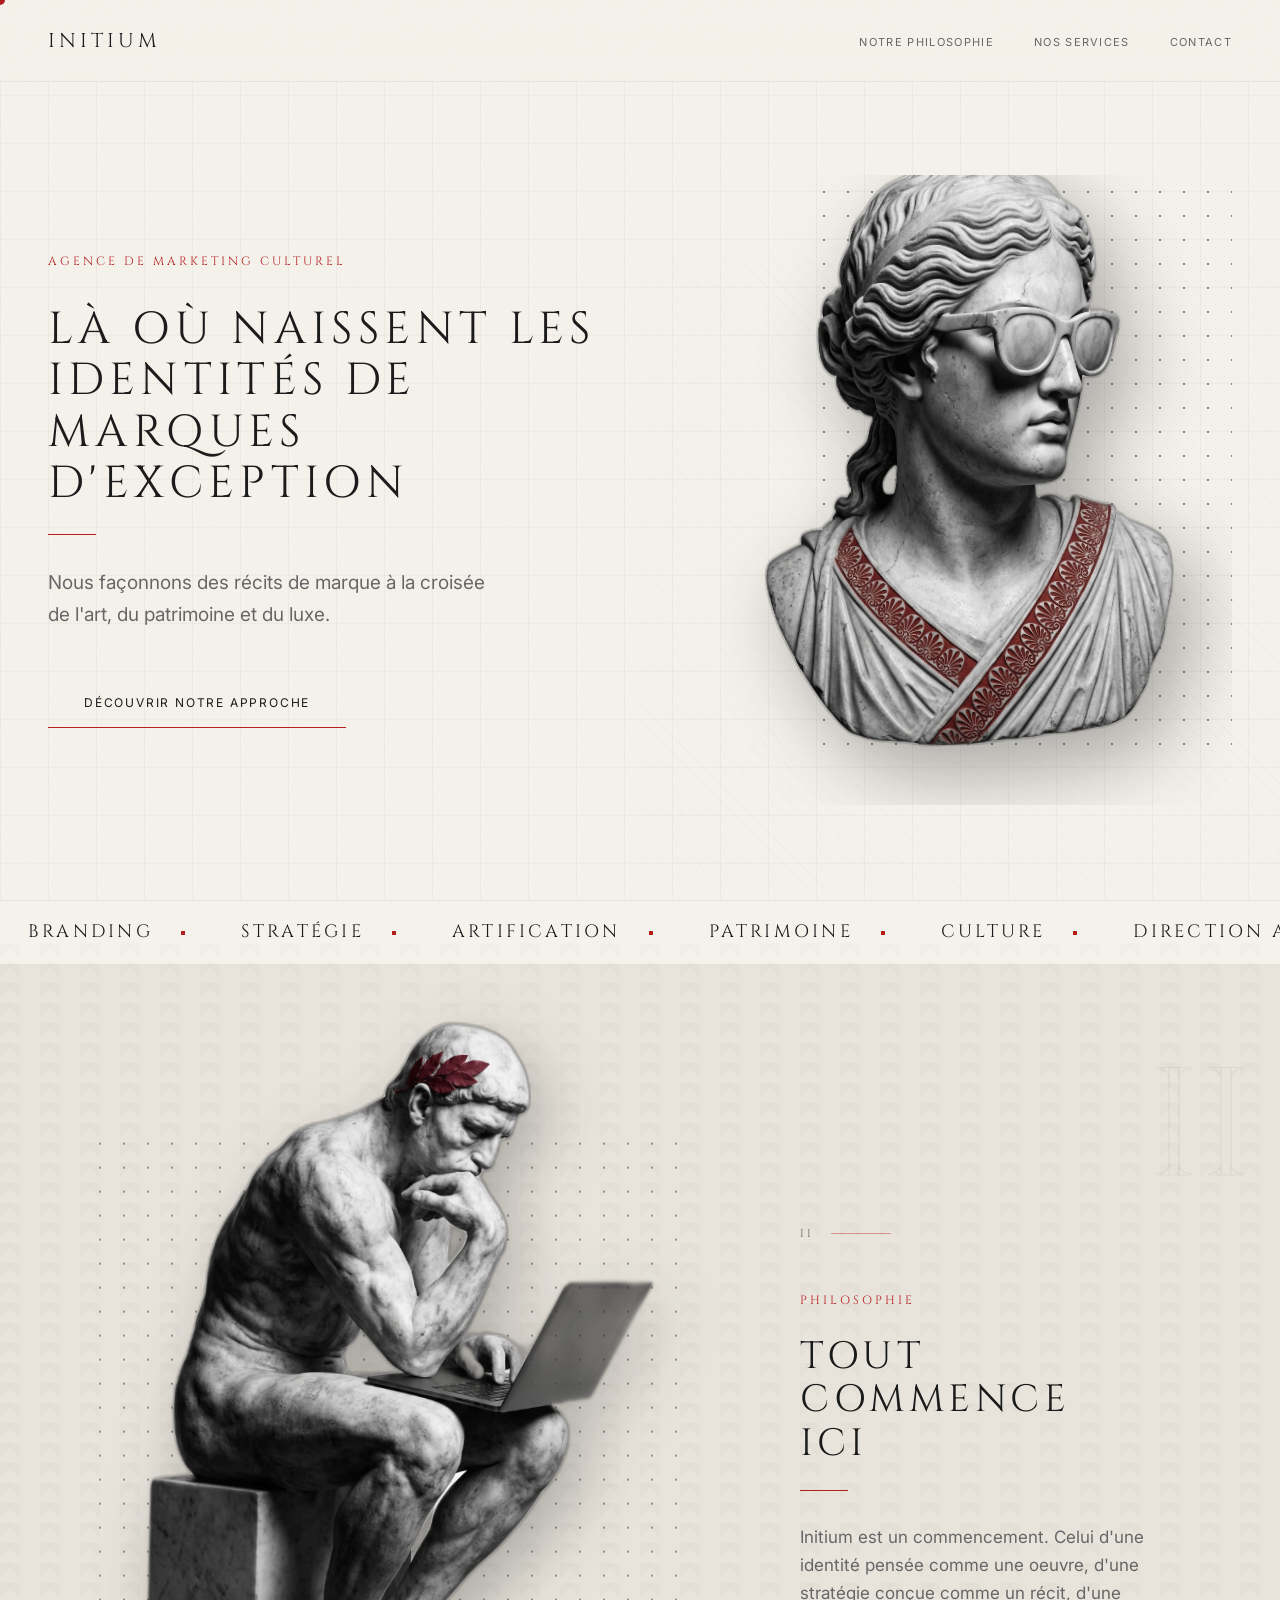
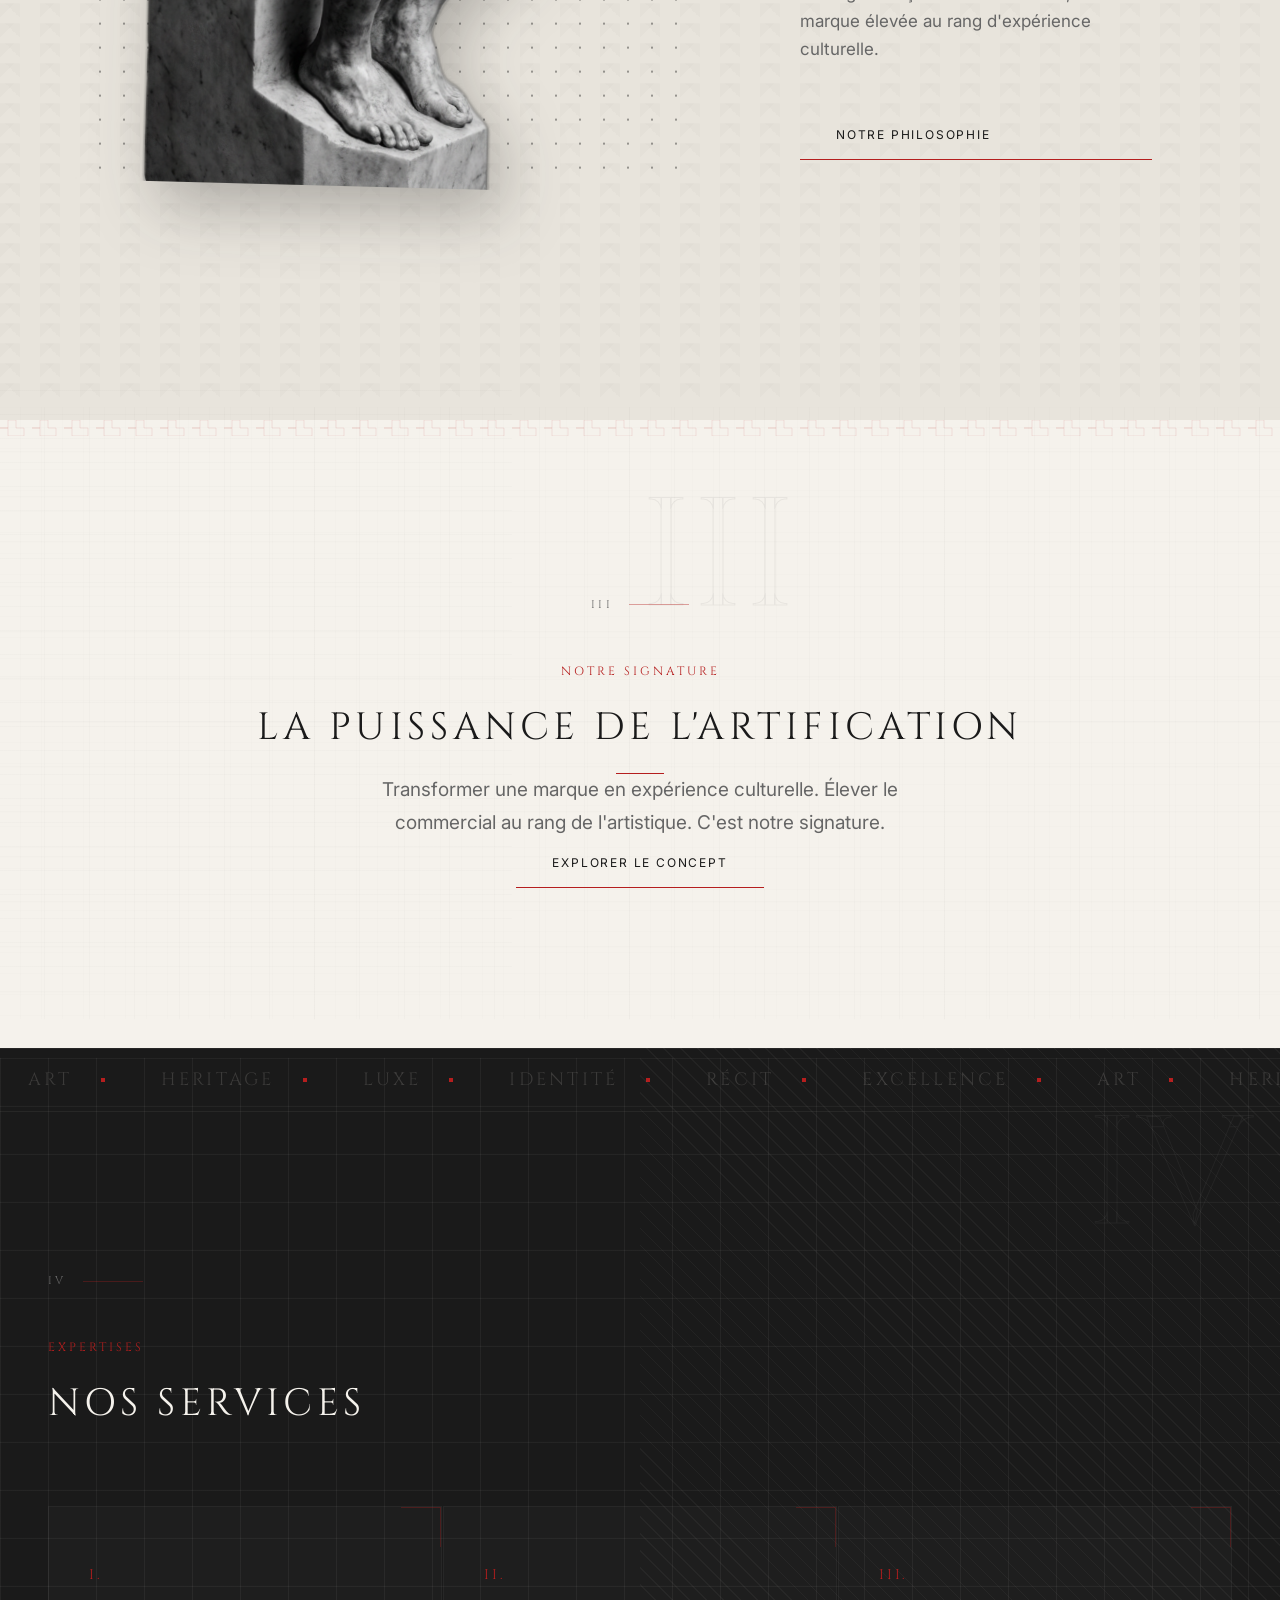
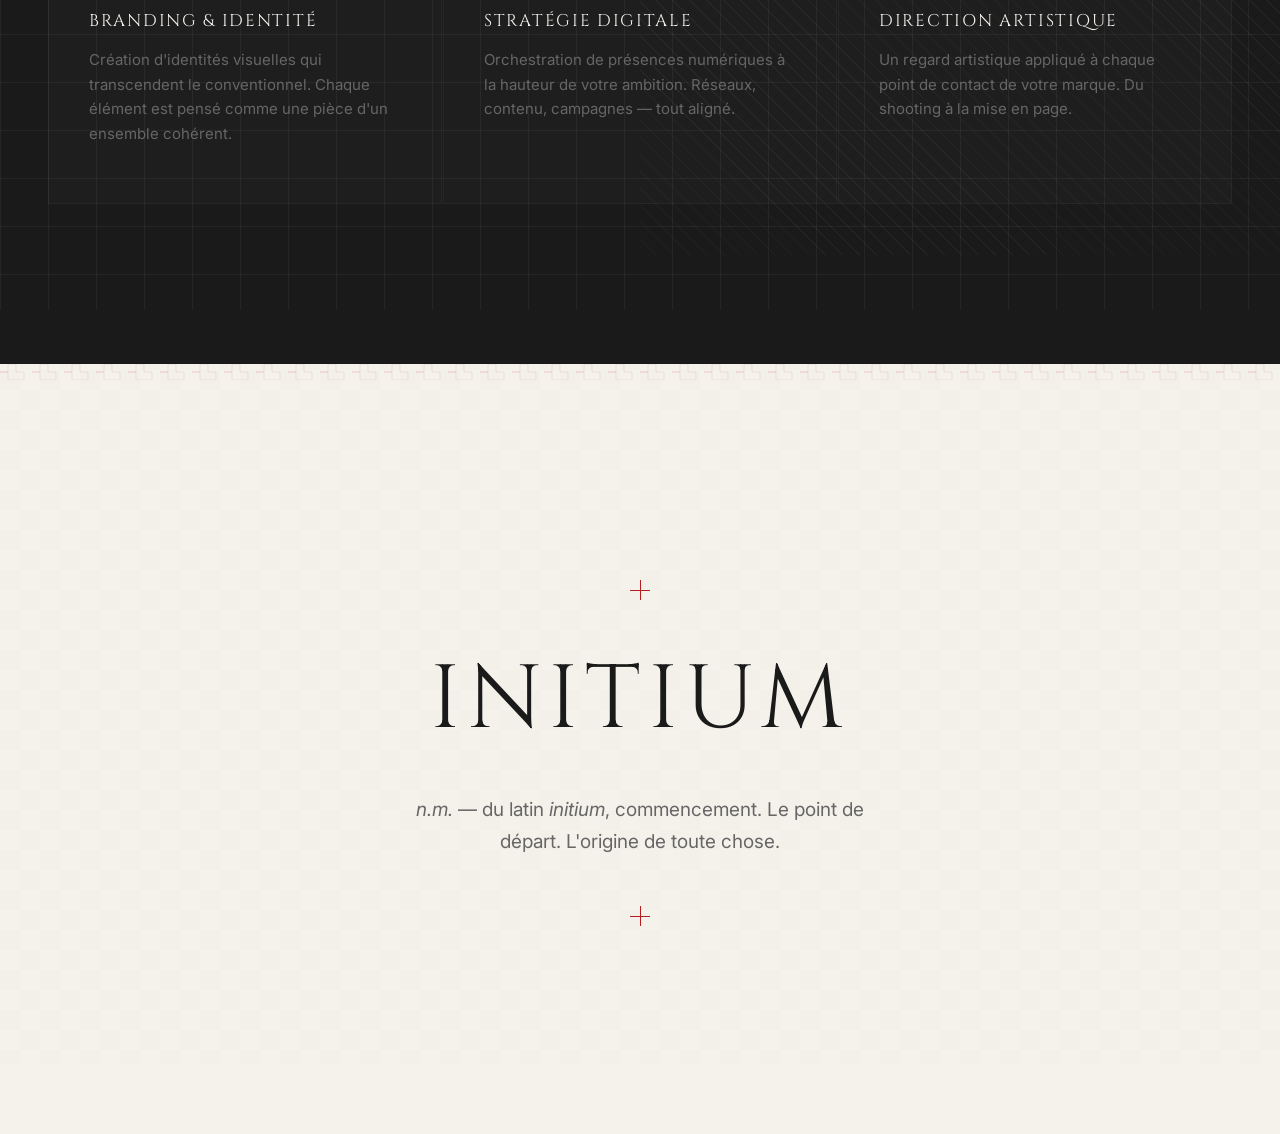
<file: index.html>
<!DOCTYPE html>
<html lang="fr">
<head>
  <meta charset="UTF-8">
  <meta name="viewport" content="width=device-width, initial-scale=1.0">
  <title>Initium — Agence de marketing culturel</title>
  <link href="https://fonts.googleapis.com/css2?family=Cinzel:wght@400;500;700&family=Inter:wght@300;400;500&display=swap" rel="stylesheet">
  <link rel="stylesheet" href="css/style.css">
</head>
<body>

  <!-- Curseur rouge custom -->
  <div class="cursor-dot" id="cursor"></div>

  <!-- Navigation -->
  <nav class="site-nav" id="nav">
    <a href="index.html" class="site-nav__logo">Initium</a>
    <ul class="site-nav__links">
      <li><a href="philosophie.html">Notre philosophie</a></li>
      <li><a href="services.html">Nos services</a></li>
      <li><a href="contact.html">Contact</a></li>
    </ul>
  </nav>

  <!-- ===== HERO ===== -->
  <section class="hero">
    <!-- Pattern de fond : grille fine -->
    <div class="pattern-layer pat-grid" style="inset: 0; opacity: 0.5;" data-parallax="0.02"></div>
    <!-- Diagonales en surimpression partielle -->
    <div class="pattern-layer pat-diag" style="top: 30%; left: 50%; right: 0; bottom: 0; opacity: 0.4;" data-parallax="0.04"></div>

    <!-- Lettre décorative -->
    <div class="hero__deco-letter" data-parallax="0.06">I</div>

    <div class="hero__inner">
      <div class="hero__content">
        <p class="t-intertitre mb-32 reveal">Agence de marketing culturel</p>
        <h1 class="t-lapidaire t-lapidaire--lg mb-24 reveal reveal--delay-1">Là où naissent les identités de marques d'exception</h1>
        <div class="filet mb-32 reveal reveal--delay-2"></div>
        <p class="t-corps t-corps--lg mb-48 reveal reveal--delay-2" style="max-width: 440px;">Nous façonnons des récits de marque à la croisée de l'art, du patrimoine et du luxe.</p>
        <a href="philosophie.html" class="btn reveal reveal--delay-3">Découvrir notre approche</a>
      </div>

      <div class="hero__figure">
        <!-- Cadre pattern derrière la figure -->
        <div class="hero__figure-frame hero__figure-frame--offset pat-dots" style="opacity: 0.5;" data-parallax="0.03"></div>
        <img src="img/venus-selfie.png" alt="Vénus au selfie — statue classique avec smartphone" data-parallax="0.15" data-scale-scroll>
      </div>
    </div>
  </section>

  <!-- ===== MARQUEE BANDEAU ===== -->
  <div class="marquee">
    <div class="marquee__track">
      <span class="marquee__item">Branding <span class="marquee__sep"></span></span>
      <span class="marquee__item">Stratégie <span class="marquee__sep"></span></span>
      <span class="marquee__item">Artification <span class="marquee__sep"></span></span>
      <span class="marquee__item">Patrimoine <span class="marquee__sep"></span></span>
      <span class="marquee__item">Culture <span class="marquee__sep"></span></span>
      <span class="marquee__item">Direction artistique <span class="marquee__sep"></span></span>
      <!-- Dupliquer pour boucle infinie -->
      <span class="marquee__item">Branding <span class="marquee__sep"></span></span>
      <span class="marquee__item">Stratégie <span class="marquee__sep"></span></span>
      <span class="marquee__item">Artification <span class="marquee__sep"></span></span>
      <span class="marquee__item">Patrimoine <span class="marquee__sep"></span></span>
      <span class="marquee__item">Culture <span class="marquee__sep"></span></span>
      <span class="marquee__item">Direction artistique <span class="marquee__sep"></span></span>
    </div>
  </div>

  <!-- ===== SECTION II — Philosophie ===== -->
  <section class="section section--perle">
    <!-- Pattern : chevrons en fond -->
    <div class="pattern-layer pat-chevron" style="inset: 0; opacity: 0.4;" data-parallax="0.02"></div>

    <div class="split">
      <div class="split__figure">
        <!-- Pattern dots derrière l'image -->
        <div class="pattern-layer pat-dots" style="inset: 40px; opacity: 0.4; z-index: 1;" data-parallax="0.03"></div>
        <img src="img/penseur-laptop.png" alt="Le Penseur au laptop — statue classique avec ordinateur" data-parallax="0.12" data-scale-scroll>
      </div>
      <div class="split__text">
        <div class="section-num-giant" data-parallax="0.06">II</div>
        <div class="section-number reveal">II</div>
        <p class="t-intertitre mb-24 reveal reveal--delay-1">Philosophie</p>
        <h2 class="t-lapidaire t-lapidaire--md mb-24 reveal reveal--delay-1">Tout commence ici</h2>
        <div class="filet mb-32 reveal reveal--delay-2"></div>
        <p class="t-corps mb-48 reveal reveal--delay-2">Initium est un commencement. Celui d'une identité pensée comme une oeuvre, d'une stratégie conçue comme un récit, d'une marque élevée au rang d'expérience culturelle.</p>
        <a href="philosophie.html" class="btn reveal reveal--delay-3">Notre philosophie</a>
      </div>
    </div>
  </section>

  <!-- ===== FRISE GRECQUE ===== -->
  <div class="greek-border"></div>

  <!-- ===== SECTION III — Artification ===== -->
  <section class="section section--blanc" style="text-align: center;">
    <!-- Patterns superposés : méandre + lignes -->
    <div class="pattern-layer pat-meandre" style="inset: 0; opacity: 0.35;" data-parallax="0.015"></div>
    <div class="pattern-layer pat-lines" style="top: 0; left: 0; width: 40%; bottom: 0; opacity: 0.3;" data-parallax="0.03"></div>

    <div class="section__inner">
      <div class="section-num-giant" style="left: 50%; transform: translateX(-50%); right: auto;" data-parallax="0.05">III</div>
      <div class="section-number reveal" style="justify-content: center;">III</div>
      <p class="t-intertitre mb-24 reveal">Notre signature</p>
      <h2 class="t-lapidaire t-lapidaire--md mb-24 reveal reveal--delay-1">La puissance de l'artification</h2>
      <div class="filet mb-32 reveal reveal--delay-1" style="margin: 0 auto;"></div>
      <p class="t-corps t-corps--lg mb-48 reveal reveal--delay-2" style="max-width: 560px; margin: 0 auto;">Transformer une marque en expérience culturelle. Élever le commercial au rang de l'artistique. C'est notre signature.</p>
      <a href="philosophie.html#artification" class="btn reveal reveal--delay-3">Explorer le concept</a>
    </div>
  </section>

  <!-- ===== MARQUEE SOMBRE ===== -->
  <div class="marquee marquee--noir">
    <div class="marquee__track" style="animation-direction: reverse; animation-duration: 25s;">
      <span class="marquee__item">Art <span class="marquee__sep"></span></span>
      <span class="marquee__item">Heritage <span class="marquee__sep"></span></span>
      <span class="marquee__item">Luxe <span class="marquee__sep"></span></span>
      <span class="marquee__item">Identité <span class="marquee__sep"></span></span>
      <span class="marquee__item">Récit <span class="marquee__sep"></span></span>
      <span class="marquee__item">Excellence <span class="marquee__sep"></span></span>
      <span class="marquee__item">Art <span class="marquee__sep"></span></span>
      <span class="marquee__item">Heritage <span class="marquee__sep"></span></span>
      <span class="marquee__item">Luxe <span class="marquee__sep"></span></span>
      <span class="marquee__item">Identité <span class="marquee__sep"></span></span>
      <span class="marquee__item">Récit <span class="marquee__sep"></span></span>
      <span class="marquee__item">Excellence <span class="marquee__sep"></span></span>
    </div>
  </div>

  <!-- ===== SECTION IV — Services ===== -->
  <section class="section section--noir">
    <!-- Pattern : grille légère sur fond sombre -->
    <div class="pattern-layer pat-grid--light" style="inset: 0;" data-parallax="0.02"></div>
    <!-- Diagonales partielles -->
    <div class="pattern-layer pat-diag--light" style="top: 0; right: 0; width: 50%; bottom: 0;" data-parallax="0.04"></div>

    <div class="section__inner">
      <div class="section-num-giant" data-parallax="0.06">IV</div>
      <div class="section-number reveal">IV</div>
      <p class="t-intertitre mb-24 reveal">Expertises</p>
      <h2 class="t-lapidaire t-lapidaire--md mb-16 reveal reveal--delay-1" style="color: var(--blanc-casse);">Nos services</h2>

      <div class="cards-row">
        <div class="card reveal reveal--delay-1">
          <div class="card__corner"></div>
          <div class="card__roman">I.</div>
          <div class="card__title">Branding & Identité</div>
          <p class="card__text">Création d'identités visuelles qui transcendent le conventionnel. Chaque élément est pensé comme une pièce d'un ensemble cohérent.</p>
        </div>
        <div class="card reveal reveal--delay-2">
          <div class="card__corner"></div>
          <div class="card__roman">II.</div>
          <div class="card__title">Stratégie Digitale</div>
          <p class="card__text">Orchestration de présences numériques à la hauteur de votre ambition. Réseaux, contenu, campagnes — tout aligné.</p>
        </div>
        <div class="card reveal reveal--delay-3">
          <div class="card__corner"></div>
          <div class="card__roman">III.</div>
          <div class="card__title">Direction Artistique</div>
          <p class="card__text">Un regard artistique appliqué à chaque point de contact de votre marque. Du shooting à la mise en page.</p>
        </div>
      </div>
    </div>
  </section>

  <!-- ===== FRISE GRECQUE ===== -->
  <div class="greek-border"></div>

  <!-- ===== SECTION V — Citation / Statement ===== -->
  <section class="section section--blanc" style="text-align: center; padding: 200px 48px;">
    <div class="pattern-layer pat-checker" style="inset: 0; opacity: 0.3;" data-parallax="0.02"></div>
    <div class="section__inner">
      <div class="ornament-cross mb-48 reveal" style="margin: 0 auto 48px;"></div>
      <h2 class="t-lapidaire t-lapidaire--xxl mb-48 reveal reveal--delay-1" style="max-width: 1000px; margin: 0 auto 48px;">Initium</h2>
      <p class="t-corps t-corps--lg reveal reveal--delay-2" style="max-width: 500px; margin: 0 auto;"><em>n.m.</em> — du latin <em>initium</em>, commencement. Le point de départ. L'origine de toute chose.</p>
      <div class="ornament-cross reveal reveal--delay-3" style="margin: 48px auto 0;"></div>
    </div>
  </section>

  <!-- Pas de footer sur la homepage -->

  <!-- ===== SCRIPTS ===== -->
  <script>
    /* --- Curseur custom --- */
    const cursor = document.getElementById('cursor');
    if (cursor && window.innerWidth > 768) {
      document.addEventListener('mousemove', e => {
        cursor.style.left = e.clientX + 'px';
        cursor.style.top = e.clientY + 'px';
      });
      document.querySelectorAll('a, .btn, .card').forEach(el => {
        el.addEventListener('mouseenter', () => cursor.classList.add('cursor-dot--hover'));
        el.addEventListener('mouseleave', () => cursor.classList.remove('cursor-dot--hover'));
      });
    }

    /* --- Nav scroll --- */
    const nav = document.getElementById('nav');
    window.addEventListener('scroll', () => {
      nav.classList.toggle('site-nav--scrolled', window.scrollY > 80);
    });

    /* --- Reveal au scroll (Intersection Observer) --- */
    const reveals = document.querySelectorAll('.reveal, .reveal-h');
    const observer = new IntersectionObserver((entries) => {
      entries.forEach(entry => {
        if (entry.isIntersecting) {
          entry.target.classList.add(
            entry.target.classList.contains('reveal-h') ? 'reveal-h--visible' : 'reveal--visible'
          );
          observer.unobserve(entry.target);
        }
      });
    }, { threshold: 0.15, rootMargin: '0px 0px -40px 0px' });
    reveals.forEach(el => observer.observe(el));

    /* --- Parallax multicouche + scale-on-scroll --- */
    const parallaxEls = document.querySelectorAll('[data-parallax]');
    const scaleEls = document.querySelectorAll('[data-scale-scroll]');
    let ticking = false;
    window.addEventListener('scroll', () => {
      if (!ticking) {
        requestAnimationFrame(() => {
          const scrollY = window.pageYOffset;
          parallaxEls.forEach(el => {
            const speed = parseFloat(el.dataset.parallax);
            const rect = el.getBoundingClientRect();
            const centerOffset = rect.top + rect.height / 2 - window.innerHeight / 2;
            const translateY = centerOffset * speed * -1;
            /* Figures avec scale progressif */
            if (el.hasAttribute('data-scale-scroll')) {
              const progress = Math.max(0, Math.min(1, 1 - rect.top / window.innerHeight));
              const scale = 0.92 + progress * 0.12;
              const baseRotate = el.closest('.split__figure') ? 1.5 : -2;
              el.style.transform = `translateY(${translateY}px) scale(${scale}) rotate(${baseRotate}deg)`;
            } else {
              el.style.transform = `translateY(${translateY}px)`;
            }
          });
          ticking = false;
        });
        ticking = true;
      }
    });
  </script>

</body>
</html>
</file>
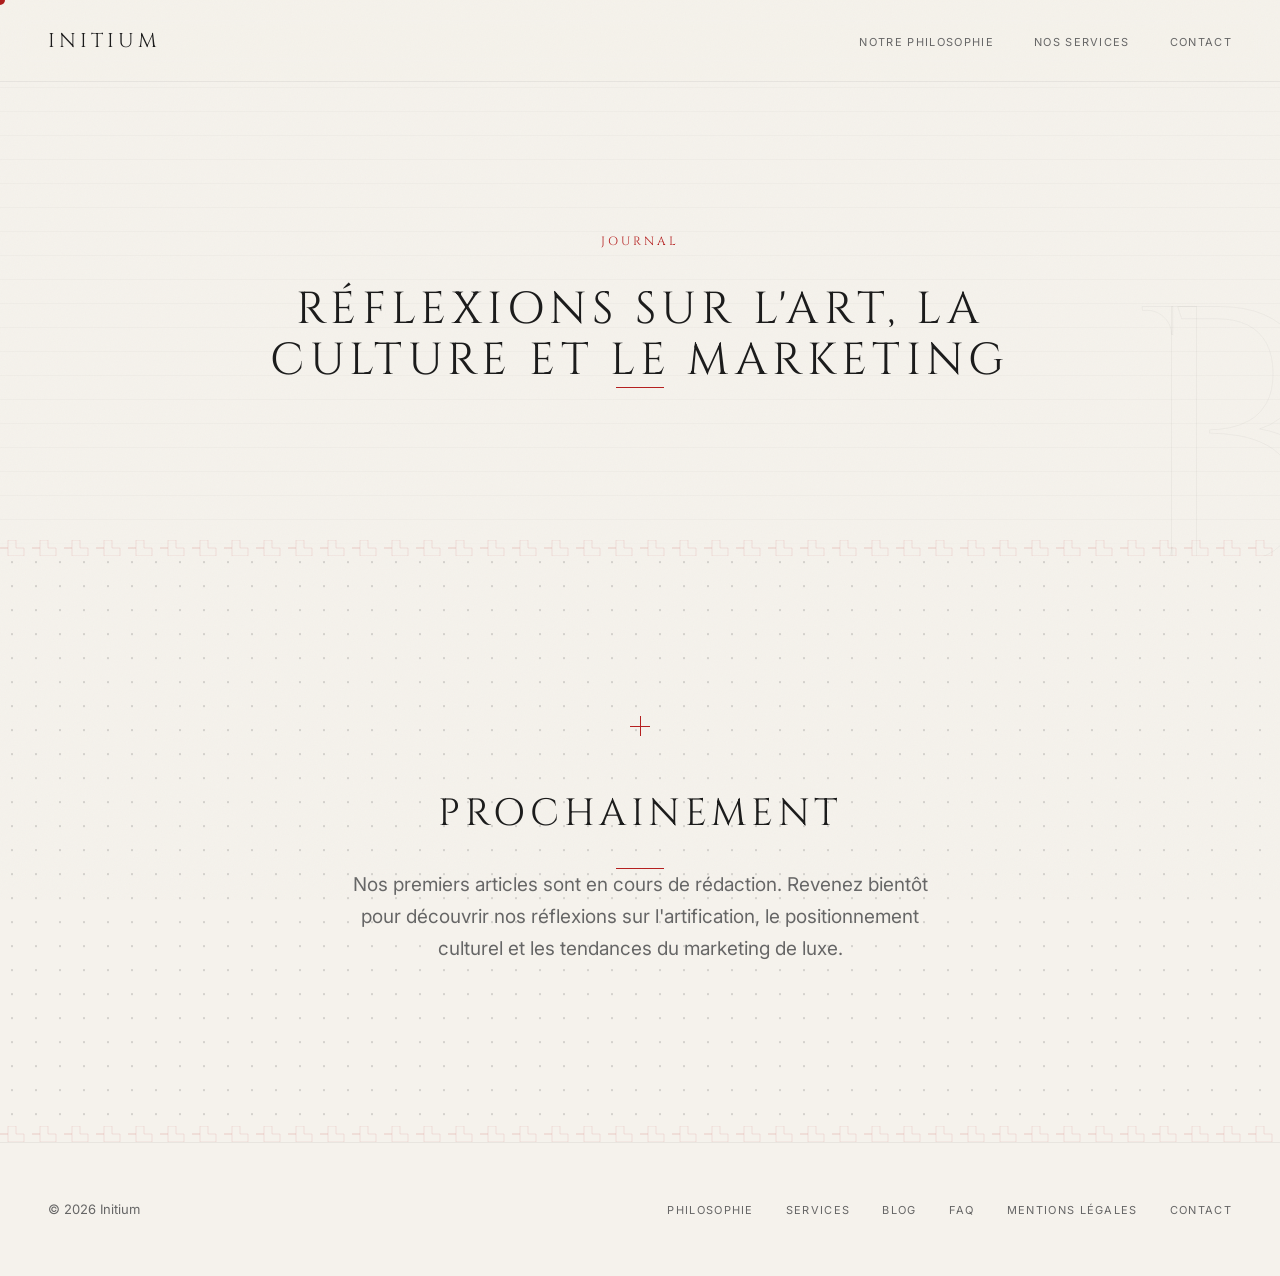
<file: blog.html>
<!DOCTYPE html>
<html lang="fr">
<head>
  <meta charset="UTF-8">
  <meta name="viewport" content="width=device-width, initial-scale=1.0">
  <title>Initium — Blog</title>
  <link href="https://fonts.googleapis.com/css2?family=Cinzel:wght@400;500;700&family=Inter:wght@300;400;500&display=swap" rel="stylesheet">
  <link rel="stylesheet" href="css/style.css">
</head>
<body>

  <div class="cursor-dot" id="cursor"></div>

  <nav class="site-nav" id="nav">
    <a href="index.html" class="site-nav__logo">Initium</a>
    <ul class="site-nav__links">
      <li><a href="philosophie.html">Notre philosophie</a></li>
      <li><a href="services.html">Nos services</a></li>
      <li><a href="contact.html">Contact</a></li>
    </ul>
  </nav>

  <!-- Hero -->
  <section class="hero" style="min-height: 60vh;">
    <div class="pattern-layer pat-lines" style="inset: 0; opacity: 0.4;" data-parallax="0.02"></div>
    <div class="hero__deco-letter" style="left: auto; right: -5%;" data-parallax="0.06">B</div>

    <div class="section__inner" style="text-align: center; padding: 0 48px; position: relative; z-index: 2;">
      <p class="t-intertitre mb-32 reveal">Journal</p>
      <h1 class="t-lapidaire t-lapidaire--lg mb-32 reveal reveal--delay-1" style="max-width: 800px; margin: 0 auto;">Réflexions sur l'art, la culture et le marketing</h1>
      <div class="filet mb-32 reveal reveal--delay-2" style="margin: 0 auto;"></div>
    </div>
  </section>

  <div class="greek-border"></div>

  <!-- Articles -->
  <section class="section section--blanc" style="text-align: center;">
    <div class="pattern-layer pat-dots" style="inset: 0; opacity: 0.15;" data-parallax="0.015"></div>
    <div class="section__inner" style="max-width: 600px;">
      <div class="ornament-cross mb-48 reveal" style="margin: 0 auto 48px;"></div>
      <h2 class="t-lapidaire t-lapidaire--md mb-32 reveal reveal--delay-1">Prochainement</h2>
      <div class="filet mb-32 reveal reveal--delay-1" style="margin: 0 auto;"></div>
      <p class="t-corps t-corps--lg reveal reveal--delay-2">Nos premiers articles sont en cours de rédaction. Revenez bientôt pour découvrir nos réflexions sur l'artification, le positionnement culturel et les tendances du marketing de luxe.</p>
    </div>
  </section>

  <!-- Footer -->
  <div class="greek-border"></div>
  <footer class="site-footer">
    <div>&copy; 2026 Initium</div>
    <ul class="site-footer__links">
      <li><a href="philosophie.html">Philosophie</a></li>
      <li><a href="services.html">Services</a></li>
      <li><a href="blog.html">Blog</a></li>
      <li><a href="faq.html">FAQ</a></li>
      <li><a href="mentions-legales.html">Mentions légales</a></li>
      <li><a href="contact.html">Contact</a></li>
    </ul>
  </footer>

  <script>
    const cursor = document.getElementById('cursor');
    if (cursor && window.innerWidth > 768) {
      document.addEventListener('mousemove', e => { cursor.style.left = e.clientX + 'px'; cursor.style.top = e.clientY + 'px'; });
      document.querySelectorAll('a, .btn').forEach(el => {
        el.addEventListener('mouseenter', () => cursor.classList.add('cursor-dot--hover'));
        el.addEventListener('mouseleave', () => cursor.classList.remove('cursor-dot--hover'));
      });
    }
    window.addEventListener('scroll', () => { document.getElementById('nav').classList.toggle('site-nav--scrolled', window.scrollY > 80); });
    const reveals = document.querySelectorAll('.reveal');
    const observer = new IntersectionObserver((entries) => {
      entries.forEach(entry => { if (entry.isIntersecting) { entry.target.classList.add('reveal--visible'); observer.unobserve(entry.target); } });
    }, { threshold: 0.15, rootMargin: '0px 0px -40px 0px' });
    reveals.forEach(el => observer.observe(el));
    const parallaxEls = document.querySelectorAll('[data-parallax]');
    let ticking = false;
    window.addEventListener('scroll', () => {
      if (!ticking) { requestAnimationFrame(() => { parallaxEls.forEach(el => { const speed = parseFloat(el.dataset.parallax); const rect = el.getBoundingClientRect(); const centerOffset = rect.top + rect.height / 2 - window.innerHeight / 2; el.style.transform = `translateY(${centerOffset * speed * -1}px)`; }); ticking = false; }); ticking = true; }
    });
  </script>
</body>
</html>
</file>
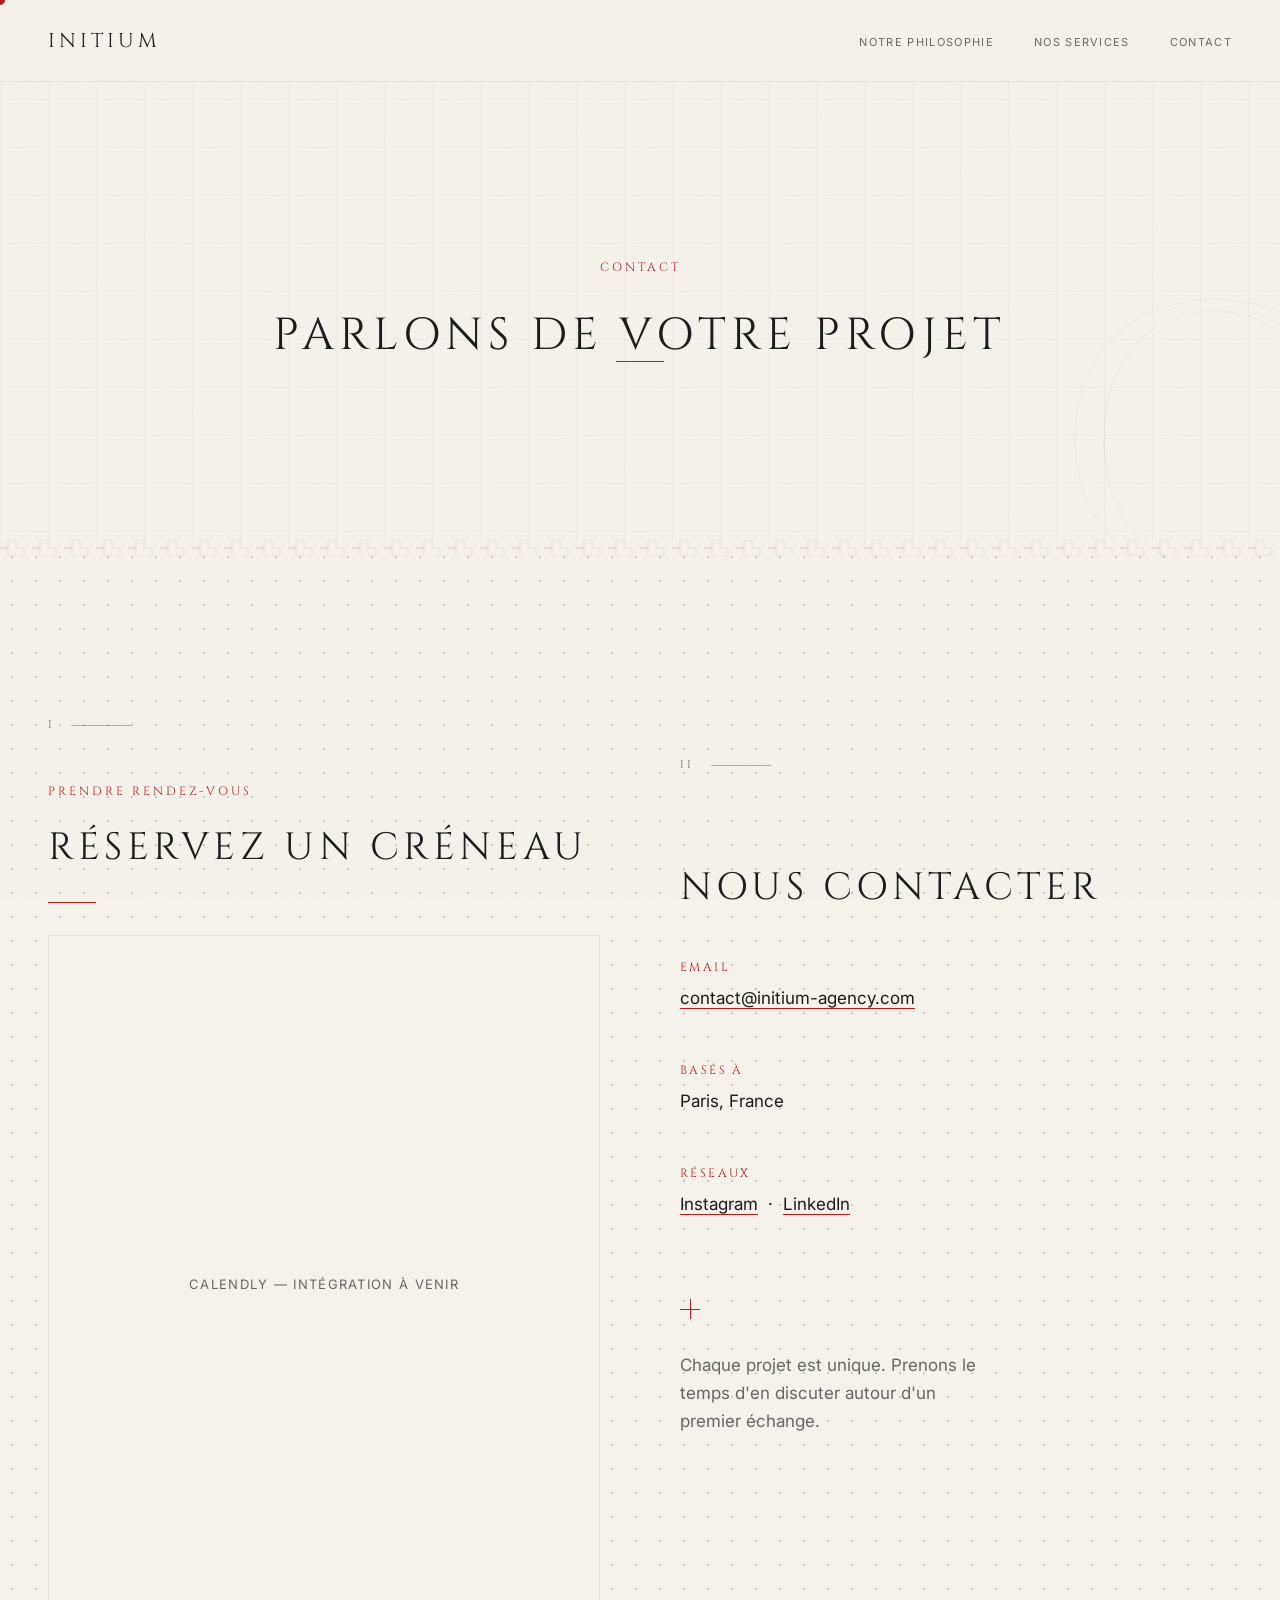
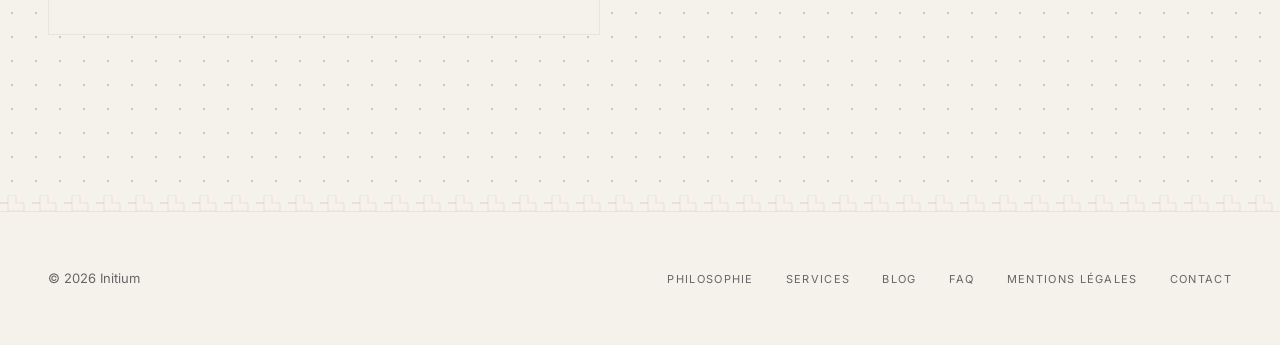
<file: contact.html>
<!DOCTYPE html>
<html lang="fr">
<head>
  <meta charset="UTF-8">
  <meta name="viewport" content="width=device-width, initial-scale=1.0">
  <title>Initium — Contact</title>
  <link href="https://fonts.googleapis.com/css2?family=Cinzel:wght@400;500;700&family=Inter:wght@300;400;500&display=swap" rel="stylesheet">
  <link rel="stylesheet" href="css/style.css">
  <style>
    .contact-grid {
      display: grid;
      grid-template-columns: 1fr 1fr;
      gap: 80px;
      max-width: 1200px;
      margin: 0 auto;
      align-items: start;
    }
    .calendly-embed {
      min-height: 700px;
      background: var(--blanc-casse);
      border: 1px solid rgba(26,26,26,0.06);
      display: flex;
      align-items: center;
      justify-content: center;
      color: var(--gris-cendre);
      font-size: 13px;
      letter-spacing: 0.1em;
      text-transform: uppercase;
    }
    .contact-info { padding-top: 40px; }
    .contact-info__item { margin-bottom: 48px; }
    .contact-info__label {
      font-family: 'Cinzel', serif;
      font-size: 12px;
      letter-spacing: 0.2em;
      text-transform: uppercase;
      color: var(--rouge);
      margin-bottom: 8px;
    }
    .contact-info__value {
      font-size: 17px;
      color: var(--noir-encre);
      line-height: 1.6;
    }
    .contact-info__value a {
      border-bottom: 1px solid var(--rouge);
      transition: color 0.3s;
    }
    .contact-info__value a:hover { color: var(--rouge); }
    @media (max-width: 1024px) {
      .contact-grid { grid-template-columns: 1fr; gap: 48px; }
    }
  </style>
</head>
<body>

  <div class="cursor-dot" id="cursor"></div>

  <nav class="site-nav" id="nav">
    <a href="index.html" class="site-nav__logo">Initium</a>
    <ul class="site-nav__links">
      <li><a href="philosophie.html">Notre philosophie</a></li>
      <li><a href="services.html">Nos services</a></li>
      <li><a href="contact.html">Contact</a></li>
    </ul>
  </nav>

  <!-- Hero -->
  <section class="hero" style="min-height: 60vh;">
    <div class="pattern-layer pat-grid" style="inset: 0; opacity: 0.4;" data-parallax="0.02"></div>
    <div class="hero__deco-letter" style="left: auto; right: -5%;" data-parallax="0.06">C</div>

    <div class="section__inner" style="text-align: center; padding: 0 48px; position: relative; z-index: 2;">
      <p class="t-intertitre mb-32 reveal">Contact</p>
      <h1 class="t-lapidaire t-lapidaire--lg mb-32 reveal reveal--delay-1" style="max-width: 800px; margin: 0 auto;">Parlons de votre projet</h1>
      <div class="filet mb-32 reveal reveal--delay-2" style="margin: 0 auto;"></div>
    </div>
  </section>

  <div class="greek-border"></div>

  <!-- Contact -->
  <section class="section section--blanc">
    <div class="pattern-layer pat-dots" style="inset: 0; opacity: 0.2;" data-parallax="0.015"></div>
    <div class="contact-grid">
      <div>
        <div class="section-number reveal">I</div>
        <p class="t-intertitre mb-24 reveal reveal--delay-1">Prendre rendez-vous</p>
        <h2 class="t-lapidaire t-lapidaire--md mb-32 reveal reveal--delay-1">Réservez un créneau</h2>
        <div class="filet mb-32 reveal reveal--delay-2"></div>
        <!-- Calendly inline widget — remplacer l'URL par votre lien Calendly -->
        <div class="calendly-embed reveal reveal--delay-2">
          <!-- Décommenter et remplacer YOUR_CALENDLY_URL : -->
          <!-- <div class="calendly-inline-widget" data-url="https://calendly.com/YOUR_CALENDLY_URL" style="min-width:320px;height:700px;"></div> -->
          <!-- <script type="text/javascript" src="https://assets.calendly.com/assets/external/widget.js" async></script> -->
          Calendly — intégration à venir
        </div>
      </div>
      <div class="contact-info">
        <div class="section-number reveal">II</div>
        <p class="t-intertitre mb-24 reveal reveal--delay-1">Coordonnées</p>
        <h2 class="t-lapidaire t-lapidaire--md mb-48 reveal reveal--delay-1">Nous contacter</h2>

        <div class="contact-info__item reveal reveal--delay-2">
          <div class="contact-info__label">Email</div>
          <div class="contact-info__value"><a href="mailto:contact@initium-agency.com">contact@initium-agency.com</a></div>
        </div>

        <div class="contact-info__item reveal reveal--delay-2">
          <div class="contact-info__label">Basés à</div>
          <div class="contact-info__value">Paris, France</div>
        </div>

        <div class="contact-info__item reveal reveal--delay-3">
          <div class="contact-info__label">Réseaux</div>
          <div class="contact-info__value">
            <a href="#">Instagram</a> &nbsp;&middot;&nbsp; <a href="#">LinkedIn</a>
          </div>
        </div>

        <div style="margin-top: 80px;" class="reveal reveal--delay-3">
          <div class="ornament-cross" style="margin-bottom: 24px;"></div>
          <p class="t-corps" style="max-width: 300px;">Chaque projet est unique. Prenons le temps d'en discuter autour d'un premier échange.</p>
        </div>
      </div>
    </div>
  </section>

  <!-- Footer -->
  <div class="greek-border"></div>
  <footer class="site-footer">
    <div>&copy; 2026 Initium</div>
    <ul class="site-footer__links">
      <li><a href="philosophie.html">Philosophie</a></li>
      <li><a href="services.html">Services</a></li>
      <li><a href="blog.html">Blog</a></li>
      <li><a href="faq.html">FAQ</a></li>
      <li><a href="mentions-legales.html">Mentions légales</a></li>
      <li><a href="contact.html">Contact</a></li>
    </ul>
  </footer>

  <script>
    const cursor = document.getElementById('cursor');
    if (cursor && window.innerWidth > 768) {
      document.addEventListener('mousemove', e => { cursor.style.left = e.clientX + 'px'; cursor.style.top = e.clientY + 'px'; });
      document.querySelectorAll('a, .btn, .btn--filled').forEach(el => {
        el.addEventListener('mouseenter', () => cursor.classList.add('cursor-dot--hover'));
        el.addEventListener('mouseleave', () => cursor.classList.remove('cursor-dot--hover'));
      });
    }
    window.addEventListener('scroll', () => { document.getElementById('nav').classList.toggle('site-nav--scrolled', window.scrollY > 80); });
    const reveals = document.querySelectorAll('.reveal');
    const observer = new IntersectionObserver((entries) => {
      entries.forEach(entry => { if (entry.isIntersecting) { entry.target.classList.add('reveal--visible'); observer.unobserve(entry.target); } });
    }, { threshold: 0.15, rootMargin: '0px 0px -40px 0px' });
    reveals.forEach(el => observer.observe(el));
    const parallaxEls = document.querySelectorAll('[data-parallax]');
    let ticking = false;
    window.addEventListener('scroll', () => {
      if (!ticking) { requestAnimationFrame(() => { parallaxEls.forEach(el => { const speed = parseFloat(el.dataset.parallax); const rect = el.getBoundingClientRect(); const centerOffset = rect.top + rect.height / 2 - window.innerHeight / 2; el.style.transform = `translateY(${centerOffset * speed * -1}px)`; }); ticking = false; }); ticking = true; }
    });
  </script>
</body>
</html>
</file>
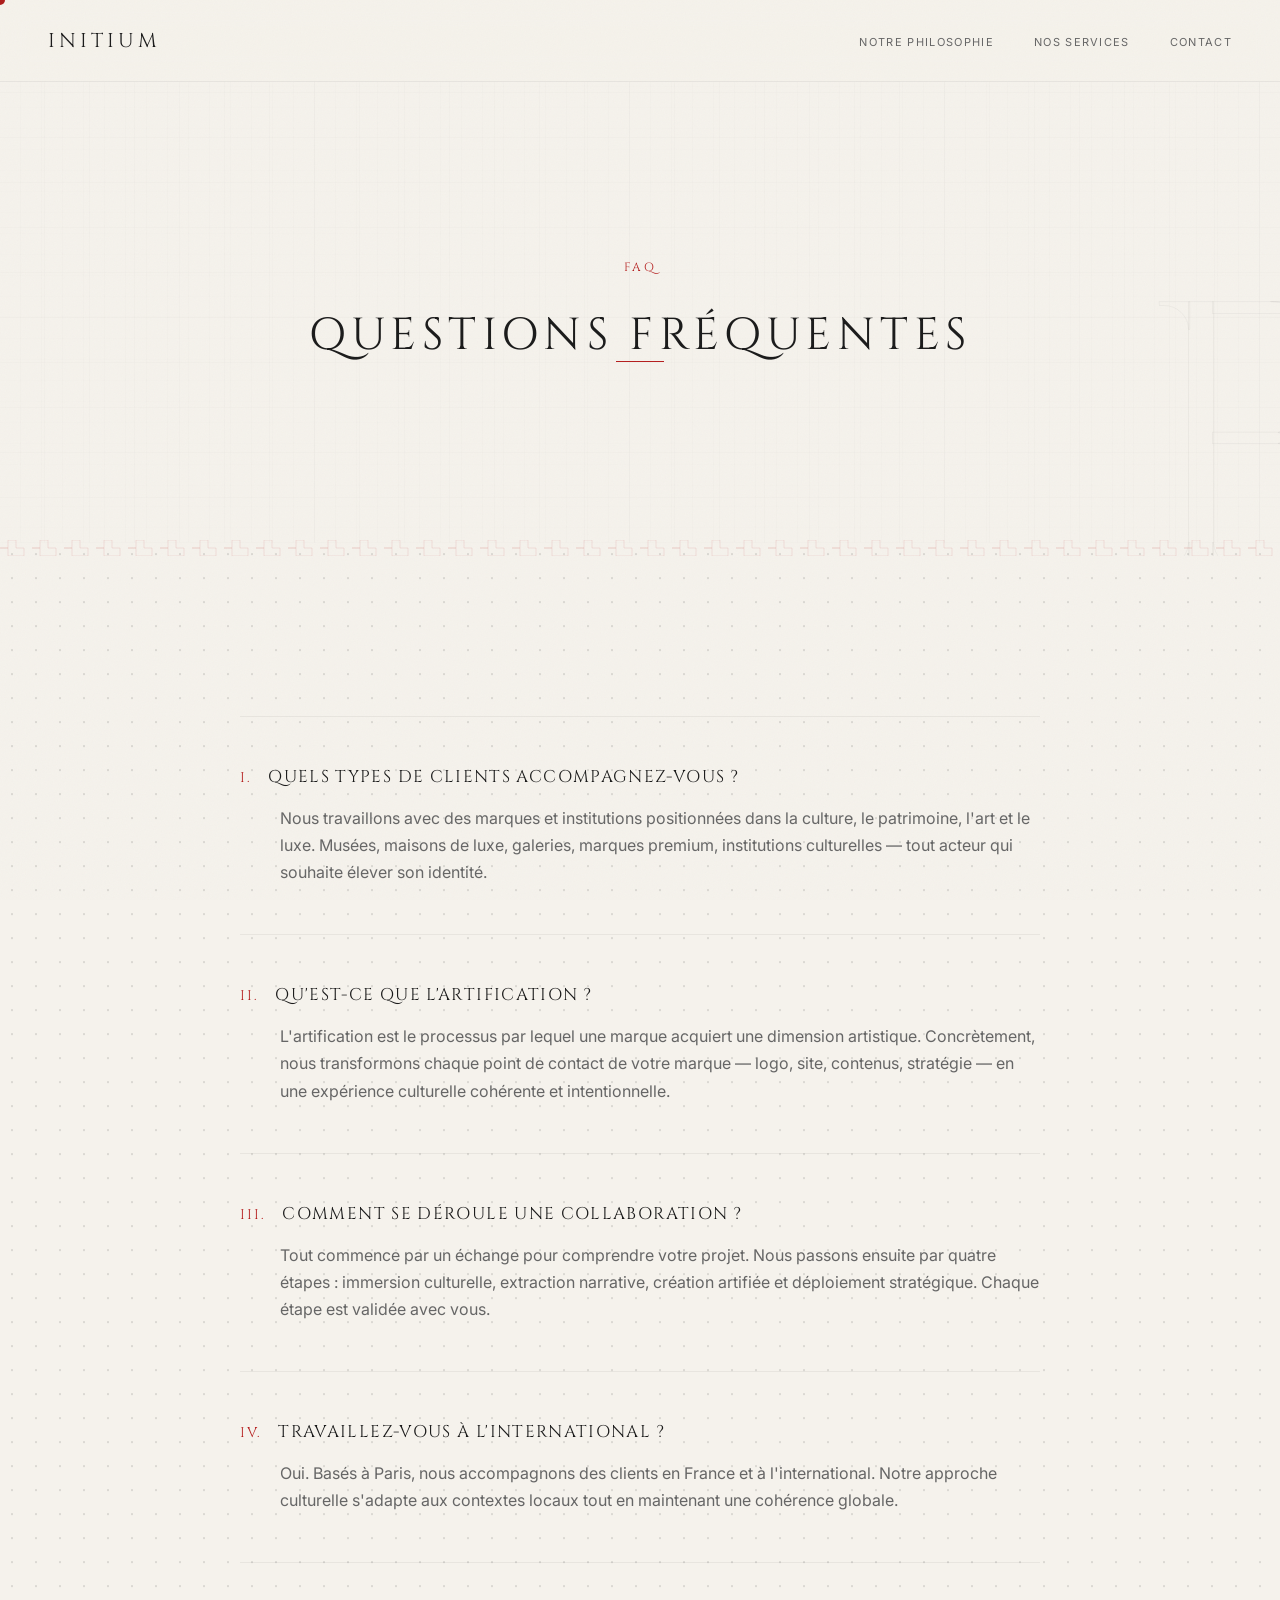
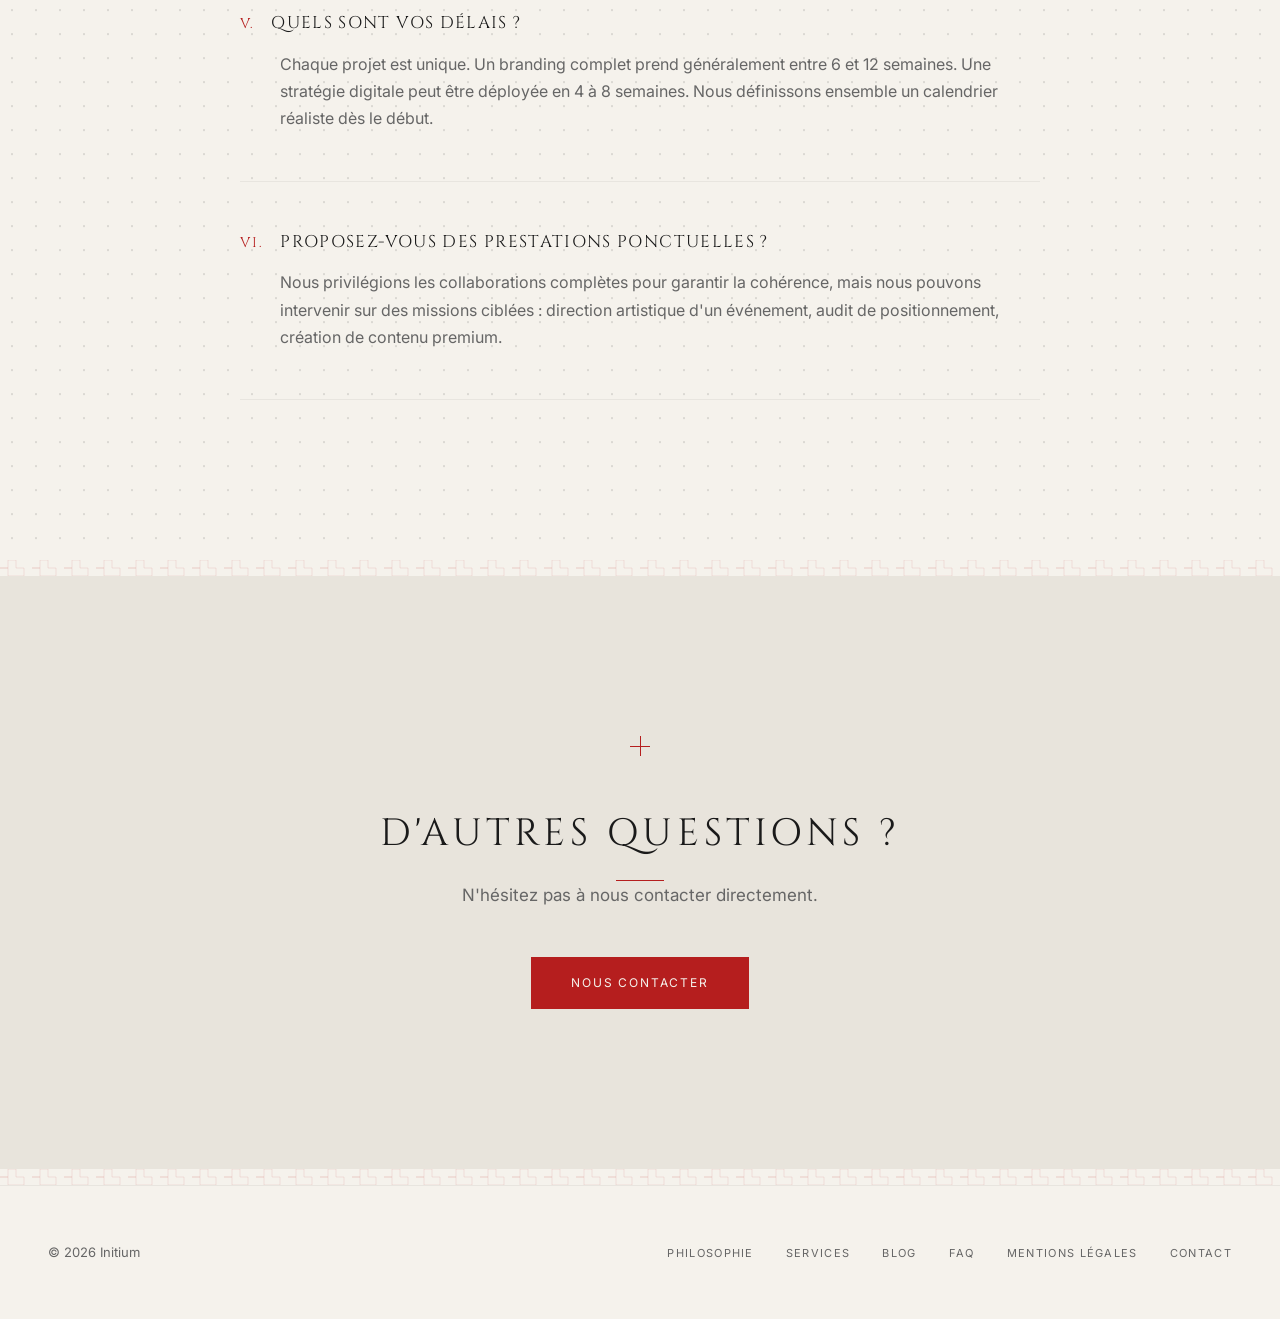
<file: faq.html>
<!DOCTYPE html>
<html lang="fr">
<head>
  <meta charset="UTF-8">
  <meta name="viewport" content="width=device-width, initial-scale=1.0">
  <title>Initium — FAQ</title>
  <link href="https://fonts.googleapis.com/css2?family=Cinzel:wght@400;500;700&family=Inter:wght@300;400;500&display=swap" rel="stylesheet">
  <link rel="stylesheet" href="css/style.css">
  <style>
    .faq-list { max-width: 800px; margin: 0 auto; }
    .faq-item {
      border-bottom: 1px solid rgba(26,26,26,0.06);
      padding: 48px 0;
    }
    .faq-item:first-child { border-top: 1px solid rgba(26,26,26,0.06); }
    .faq-q {
      font-family: 'Cinzel', serif;
      font-size: 17px;
      letter-spacing: 0.08em;
      text-transform: uppercase;
      color: var(--noir-encre);
      margin-bottom: 16px;
      line-height: 1.4;
      display: flex;
      gap: 16px;
      align-items: baseline;
    }
    .faq-q__num {
      color: var(--rouge);
      font-size: 14px;
      letter-spacing: 0.15em;
      flex-shrink: 0;
    }
    .faq-a {
      font-size: 16px;
      line-height: 1.7;
      color: var(--gris-cendre);
      padding-left: 40px;
    }
  </style>
</head>
<body>

  <div class="cursor-dot" id="cursor"></div>

  <nav class="site-nav" id="nav">
    <a href="index.html" class="site-nav__logo">Initium</a>
    <ul class="site-nav__links">
      <li><a href="philosophie.html">Notre philosophie</a></li>
      <li><a href="services.html">Nos services</a></li>
      <li><a href="contact.html">Contact</a></li>
    </ul>
  </nav>

  <!-- Hero -->
  <section class="hero" style="min-height: 60vh;">
    <div class="pattern-layer pat-meandre" style="inset: 0; opacity: 0.3;" data-parallax="0.02"></div>
    <div class="hero__deco-letter" style="left: auto; right: -5%;" data-parallax="0.06">F</div>

    <div class="section__inner" style="text-align: center; padding: 0 48px; position: relative; z-index: 2;">
      <p class="t-intertitre mb-32 reveal">FAQ</p>
      <h1 class="t-lapidaire t-lapidaire--lg mb-32 reveal reveal--delay-1" style="max-width: 800px; margin: 0 auto;">Questions fréquentes</h1>
      <div class="filet mb-32 reveal reveal--delay-2" style="margin: 0 auto;"></div>
    </div>
  </section>

  <div class="greek-border"></div>

  <!-- FAQ -->
  <section class="section section--blanc">
    <div class="pattern-layer pat-dots" style="inset: 0; opacity: 0.12;" data-parallax="0.015"></div>
    <div class="faq-list">
      <div class="faq-item reveal">
        <div class="faq-q"><span class="faq-q__num">I.</span> Quels types de clients accompagnez-vous ?</div>
        <p class="faq-a">Nous travaillons avec des marques et institutions positionnées dans la culture, le patrimoine, l'art et le luxe. Musées, maisons de luxe, galeries, marques premium, institutions culturelles — tout acteur qui souhaite élever son identité.</p>
      </div>
      <div class="faq-item reveal">
        <div class="faq-q"><span class="faq-q__num">II.</span> Qu'est-ce que l'artification ?</div>
        <p class="faq-a">L'artification est le processus par lequel une marque acquiert une dimension artistique. Concrètement, nous transformons chaque point de contact de votre marque — logo, site, contenus, stratégie — en une expérience culturelle cohérente et intentionnelle.</p>
      </div>
      <div class="faq-item reveal">
        <div class="faq-q"><span class="faq-q__num">III.</span> Comment se déroule une collaboration ?</div>
        <p class="faq-a">Tout commence par un échange pour comprendre votre projet. Nous passons ensuite par quatre étapes : immersion culturelle, extraction narrative, création artifiée et déploiement stratégique. Chaque étape est validée avec vous.</p>
      </div>
      <div class="faq-item reveal">
        <div class="faq-q"><span class="faq-q__num">IV.</span> Travaillez-vous à l'international ?</div>
        <p class="faq-a">Oui. Basés à Paris, nous accompagnons des clients en France et à l'international. Notre approche culturelle s'adapte aux contextes locaux tout en maintenant une cohérence globale.</p>
      </div>
      <div class="faq-item reveal">
        <div class="faq-q"><span class="faq-q__num">V.</span> Quels sont vos délais ?</div>
        <p class="faq-a">Chaque projet est unique. Un branding complet prend généralement entre 6 et 12 semaines. Une stratégie digitale peut être déployée en 4 à 8 semaines. Nous définissons ensemble un calendrier réaliste dès le début.</p>
      </div>
      <div class="faq-item reveal">
        <div class="faq-q"><span class="faq-q__num">VI.</span> Proposez-vous des prestations ponctuelles ?</div>
        <p class="faq-a">Nous privilégions les collaborations complètes pour garantir la cohérence, mais nous pouvons intervenir sur des missions ciblées : direction artistique d'un événement, audit de positionnement, création de contenu premium.</p>
      </div>
    </div>
  </section>

  <!-- CTA -->
  <div class="greek-border"></div>
  <section class="section section--perle" style="text-align: center;">
    <div class="section__inner" style="max-width: 600px;">
      <div class="ornament-cross mb-48 reveal" style="margin: 0 auto 48px;"></div>
      <h2 class="t-lapidaire t-lapidaire--md mb-24 reveal reveal--delay-1">D'autres questions ?</h2>
      <div class="filet mb-32 reveal reveal--delay-1" style="margin: 0 auto;"></div>
      <p class="t-corps mb-48 reveal reveal--delay-2">N'hésitez pas à nous contacter directement.</p>
      <a href="contact.html" class="btn--filled btn reveal reveal--delay-3" style="border-bottom: none;">Nous contacter</a>
    </div>
  </section>

  <!-- Footer -->
  <div class="greek-border"></div>
  <footer class="site-footer">
    <div>&copy; 2026 Initium</div>
    <ul class="site-footer__links">
      <li><a href="philosophie.html">Philosophie</a></li>
      <li><a href="services.html">Services</a></li>
      <li><a href="blog.html">Blog</a></li>
      <li><a href="faq.html">FAQ</a></li>
      <li><a href="mentions-legales.html">Mentions légales</a></li>
      <li><a href="contact.html">Contact</a></li>
    </ul>
  </footer>

  <script>
    const cursor = document.getElementById('cursor');
    if (cursor && window.innerWidth > 768) {
      document.addEventListener('mousemove', e => { cursor.style.left = e.clientX + 'px'; cursor.style.top = e.clientY + 'px'; });
      document.querySelectorAll('a, .btn, .btn--filled').forEach(el => {
        el.addEventListener('mouseenter', () => cursor.classList.add('cursor-dot--hover'));
        el.addEventListener('mouseleave', () => cursor.classList.remove('cursor-dot--hover'));
      });
    }
    window.addEventListener('scroll', () => { document.getElementById('nav').classList.toggle('site-nav--scrolled', window.scrollY > 80); });
    const reveals = document.querySelectorAll('.reveal');
    const observer = new IntersectionObserver((entries) => {
      entries.forEach(entry => { if (entry.isIntersecting) { entry.target.classList.add('reveal--visible'); observer.unobserve(entry.target); } });
    }, { threshold: 0.15, rootMargin: '0px 0px -40px 0px' });
    reveals.forEach(el => observer.observe(el));
    const parallaxEls = document.querySelectorAll('[data-parallax]');
    let ticking = false;
    window.addEventListener('scroll', () => {
      if (!ticking) { requestAnimationFrame(() => { parallaxEls.forEach(el => { const speed = parseFloat(el.dataset.parallax); const rect = el.getBoundingClientRect(); const centerOffset = rect.top + rect.height / 2 - window.innerHeight / 2; el.style.transform = `translateY(${centerOffset * speed * -1}px)`; }); ticking = false; }); ticking = true; }
    });
  </script>
</body>
</html>
</file>
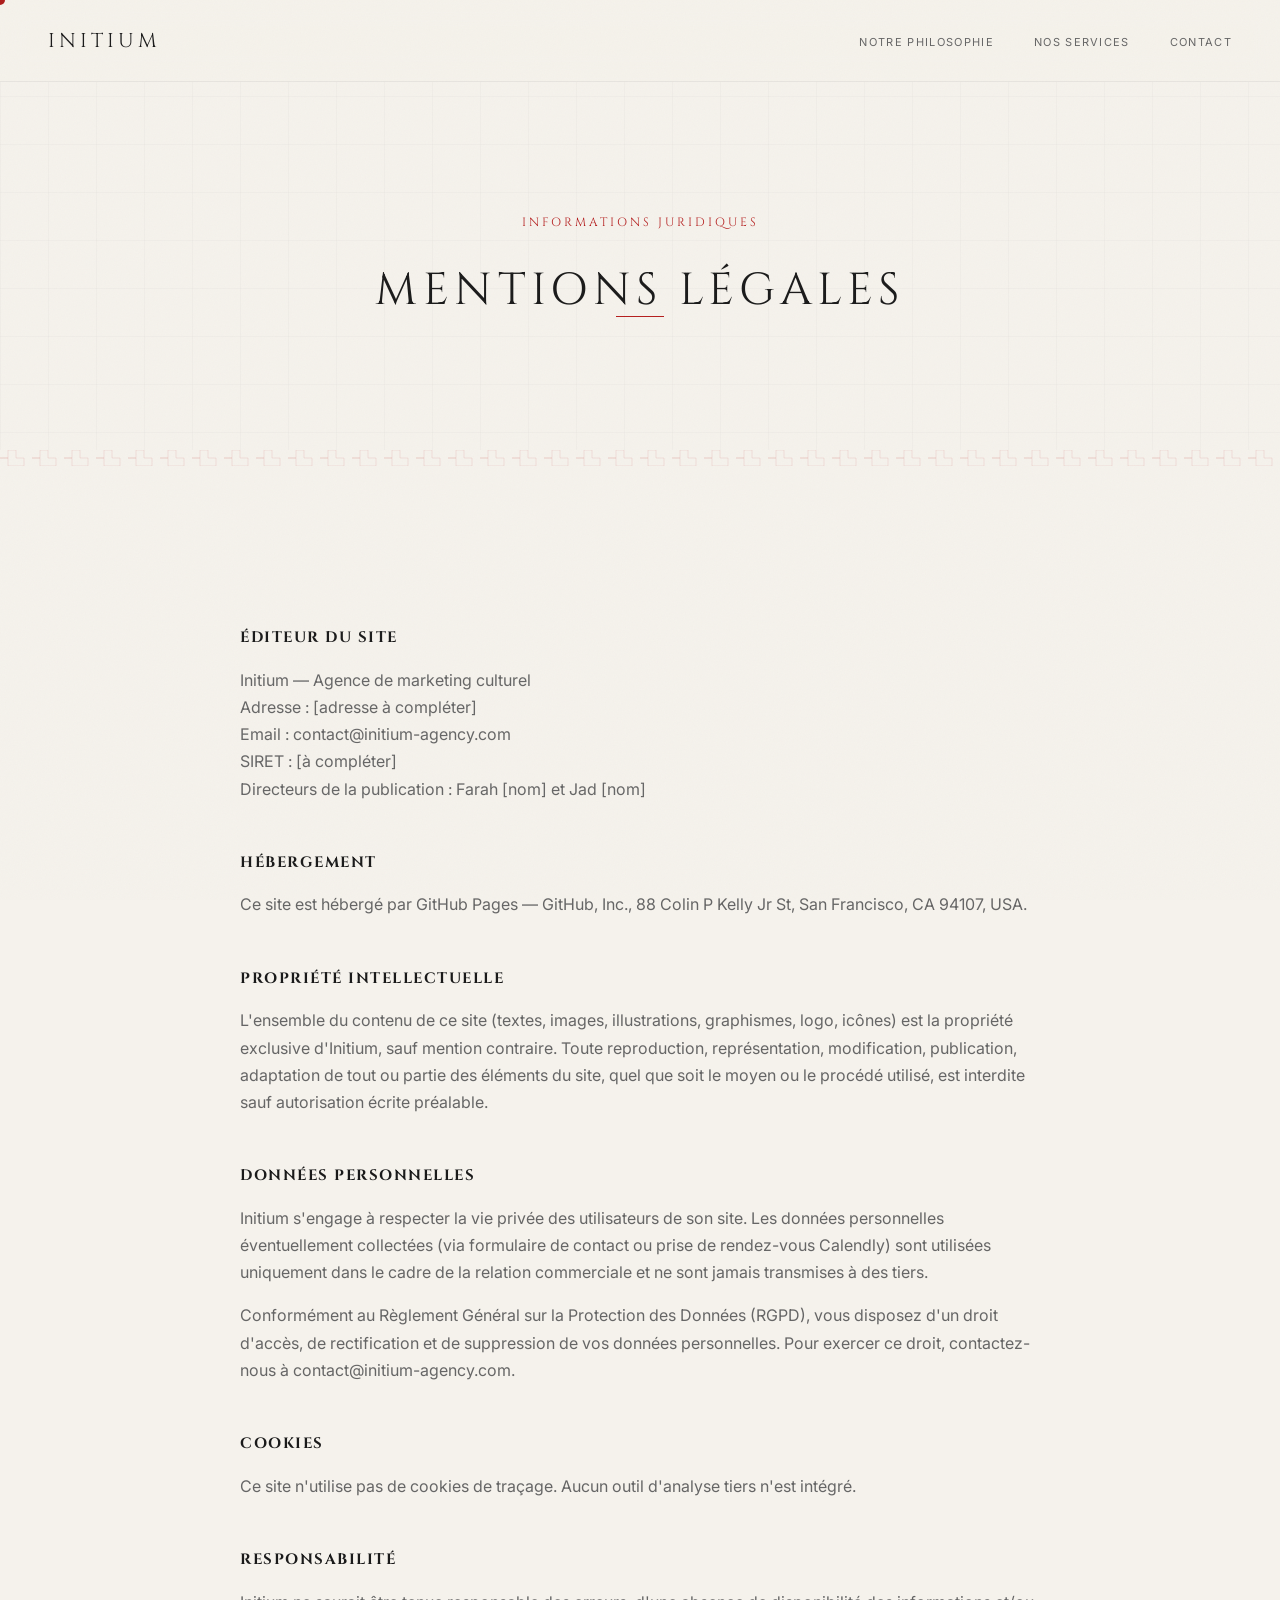
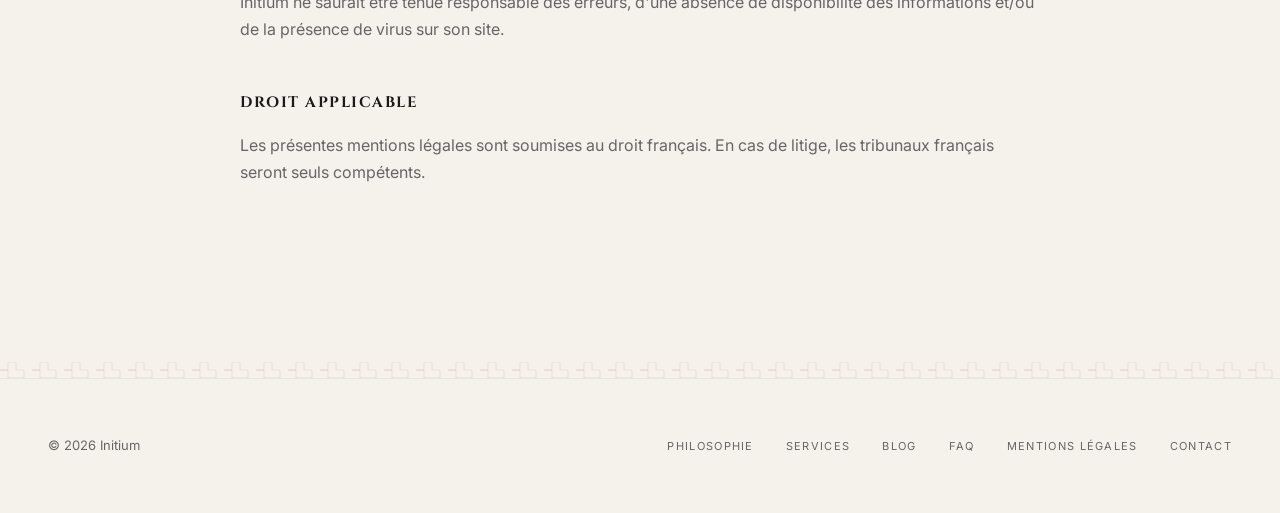
<file: mentions-legales.html>
<!DOCTYPE html>
<html lang="fr">
<head>
  <meta charset="UTF-8">
  <meta name="viewport" content="width=device-width, initial-scale=1.0">
  <title>Initium — Mentions légales</title>
  <link href="https://fonts.googleapis.com/css2?family=Cinzel:wght@400;500;700&family=Inter:wght@300;400;500&display=swap" rel="stylesheet">
  <link rel="stylesheet" href="css/style.css">
  <style>
    .legal { max-width: 800px; margin: 0 auto; }
    .legal h3 {
      font-family: 'Cinzel', serif;
      font-size: 15px;
      letter-spacing: 0.1em;
      text-transform: uppercase;
      margin-bottom: 16px;
      margin-top: 48px;
      color: var(--noir-encre);
    }
    .legal h3:first-child { margin-top: 0; }
    .legal p {
      font-size: 16px;
      line-height: 1.7;
      color: var(--gris-cendre);
      margin-bottom: 16px;
    }
  </style>
</head>
<body>

  <div class="cursor-dot" id="cursor"></div>

  <nav class="site-nav" id="nav">
    <a href="index.html" class="site-nav__logo">Initium</a>
    <ul class="site-nav__links">
      <li><a href="philosophie.html">Notre philosophie</a></li>
      <li><a href="services.html">Nos services</a></li>
      <li><a href="contact.html">Contact</a></li>
    </ul>
  </nav>

  <!-- Hero -->
  <section class="hero" style="min-height: 50vh;">
    <div class="pattern-layer pat-grid" style="inset: 0; opacity: 0.3;" data-parallax="0.02"></div>

    <div class="section__inner" style="text-align: center; padding: 0 48px; position: relative; z-index: 2;">
      <p class="t-intertitre mb-32 reveal">Informations juridiques</p>
      <h1 class="t-lapidaire t-lapidaire--lg mb-32 reveal reveal--delay-1" style="max-width: 800px; margin: 0 auto;">Mentions légales</h1>
      <div class="filet mb-32 reveal reveal--delay-2" style="margin: 0 auto;"></div>
    </div>
  </section>

  <div class="greek-border"></div>

  <!-- Contenu juridique -->
  <section class="section section--blanc">
    <div class="legal">
      <h3>Éditeur du site</h3>
      <p>Initium — Agence de marketing culturel<br>
      Adresse : [adresse à compléter]<br>
      Email : contact@initium-agency.com<br>
      SIRET : [à compléter]<br>
      Directeurs de la publication : Farah [nom] et Jad [nom]</p>

      <h3>Hébergement</h3>
      <p>Ce site est hébergé par GitHub Pages — GitHub, Inc., 88 Colin P Kelly Jr St, San Francisco, CA 94107, USA.</p>

      <h3>Propriété intellectuelle</h3>
      <p>L'ensemble du contenu de ce site (textes, images, illustrations, graphismes, logo, icônes) est la propriété exclusive d'Initium, sauf mention contraire. Toute reproduction, représentation, modification, publication, adaptation de tout ou partie des éléments du site, quel que soit le moyen ou le procédé utilisé, est interdite sauf autorisation écrite préalable.</p>

      <h3>Données personnelles</h3>
      <p>Initium s'engage à respecter la vie privée des utilisateurs de son site. Les données personnelles éventuellement collectées (via formulaire de contact ou prise de rendez-vous Calendly) sont utilisées uniquement dans le cadre de la relation commerciale et ne sont jamais transmises à des tiers.</p>
      <p>Conformément au Règlement Général sur la Protection des Données (RGPD), vous disposez d'un droit d'accès, de rectification et de suppression de vos données personnelles. Pour exercer ce droit, contactez-nous à contact@initium-agency.com.</p>

      <h3>Cookies</h3>
      <p>Ce site n'utilise pas de cookies de traçage. Aucun outil d'analyse tiers n'est intégré.</p>

      <h3>Responsabilité</h3>
      <p>Initium ne saurait être tenue responsable des erreurs, d'une absence de disponibilité des informations et/ou de la présence de virus sur son site.</p>

      <h3>Droit applicable</h3>
      <p>Les présentes mentions légales sont soumises au droit français. En cas de litige, les tribunaux français seront seuls compétents.</p>
    </div>
  </section>

  <!-- Footer -->
  <div class="greek-border"></div>
  <footer class="site-footer">
    <div>&copy; 2026 Initium</div>
    <ul class="site-footer__links">
      <li><a href="philosophie.html">Philosophie</a></li>
      <li><a href="services.html">Services</a></li>
      <li><a href="blog.html">Blog</a></li>
      <li><a href="faq.html">FAQ</a></li>
      <li><a href="mentions-legales.html">Mentions légales</a></li>
      <li><a href="contact.html">Contact</a></li>
    </ul>
  </footer>

  <script>
    const cursor = document.getElementById('cursor');
    if (cursor && window.innerWidth > 768) {
      document.addEventListener('mousemove', e => { cursor.style.left = e.clientX + 'px'; cursor.style.top = e.clientY + 'px'; });
      document.querySelectorAll('a, .btn').forEach(el => {
        el.addEventListener('mouseenter', () => cursor.classList.add('cursor-dot--hover'));
        el.addEventListener('mouseleave', () => cursor.classList.remove('cursor-dot--hover'));
      });
    }
    window.addEventListener('scroll', () => { document.getElementById('nav').classList.toggle('site-nav--scrolled', window.scrollY > 80); });
    const reveals = document.querySelectorAll('.reveal');
    const observer = new IntersectionObserver((entries) => {
      entries.forEach(entry => { if (entry.isIntersecting) { entry.target.classList.add('reveal--visible'); observer.unobserve(entry.target); } });
    }, { threshold: 0.15, rootMargin: '0px 0px -40px 0px' });
    reveals.forEach(el => observer.observe(el));
  </script>
</body>
</html>
</file>
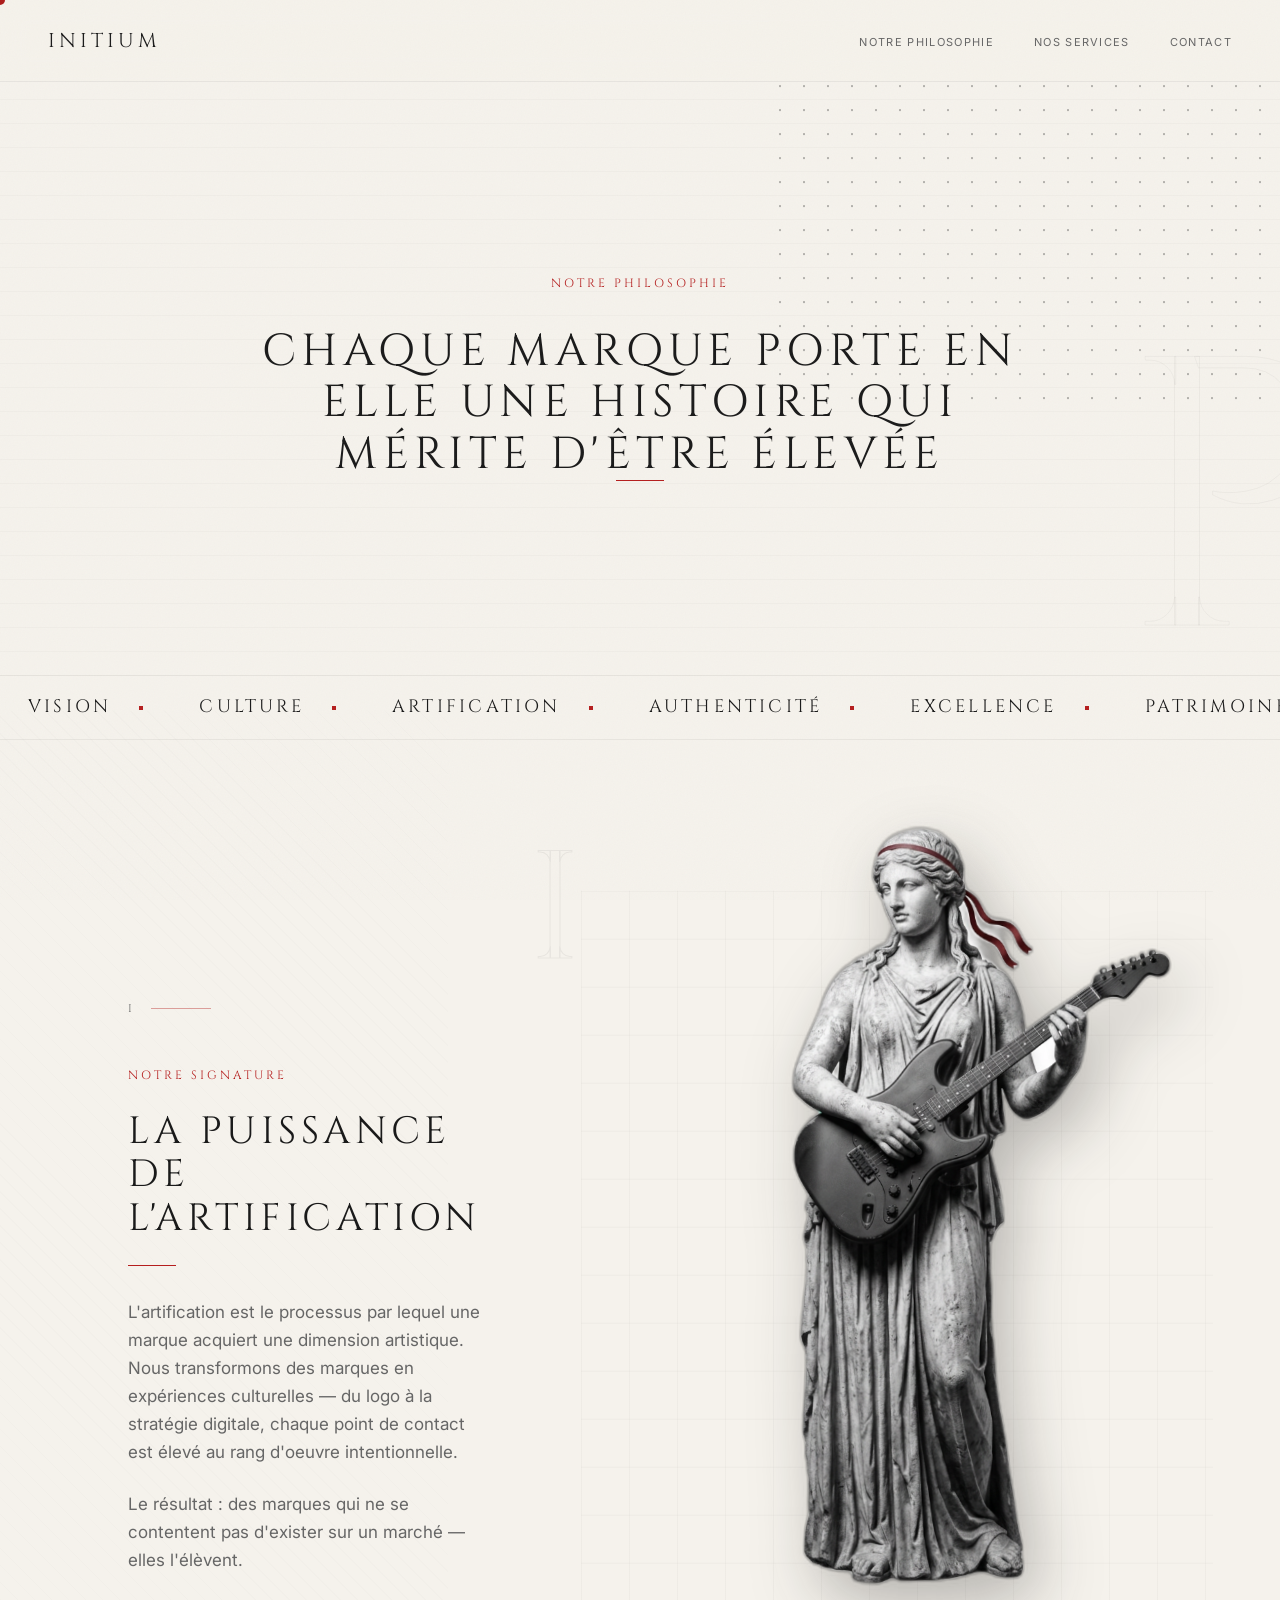
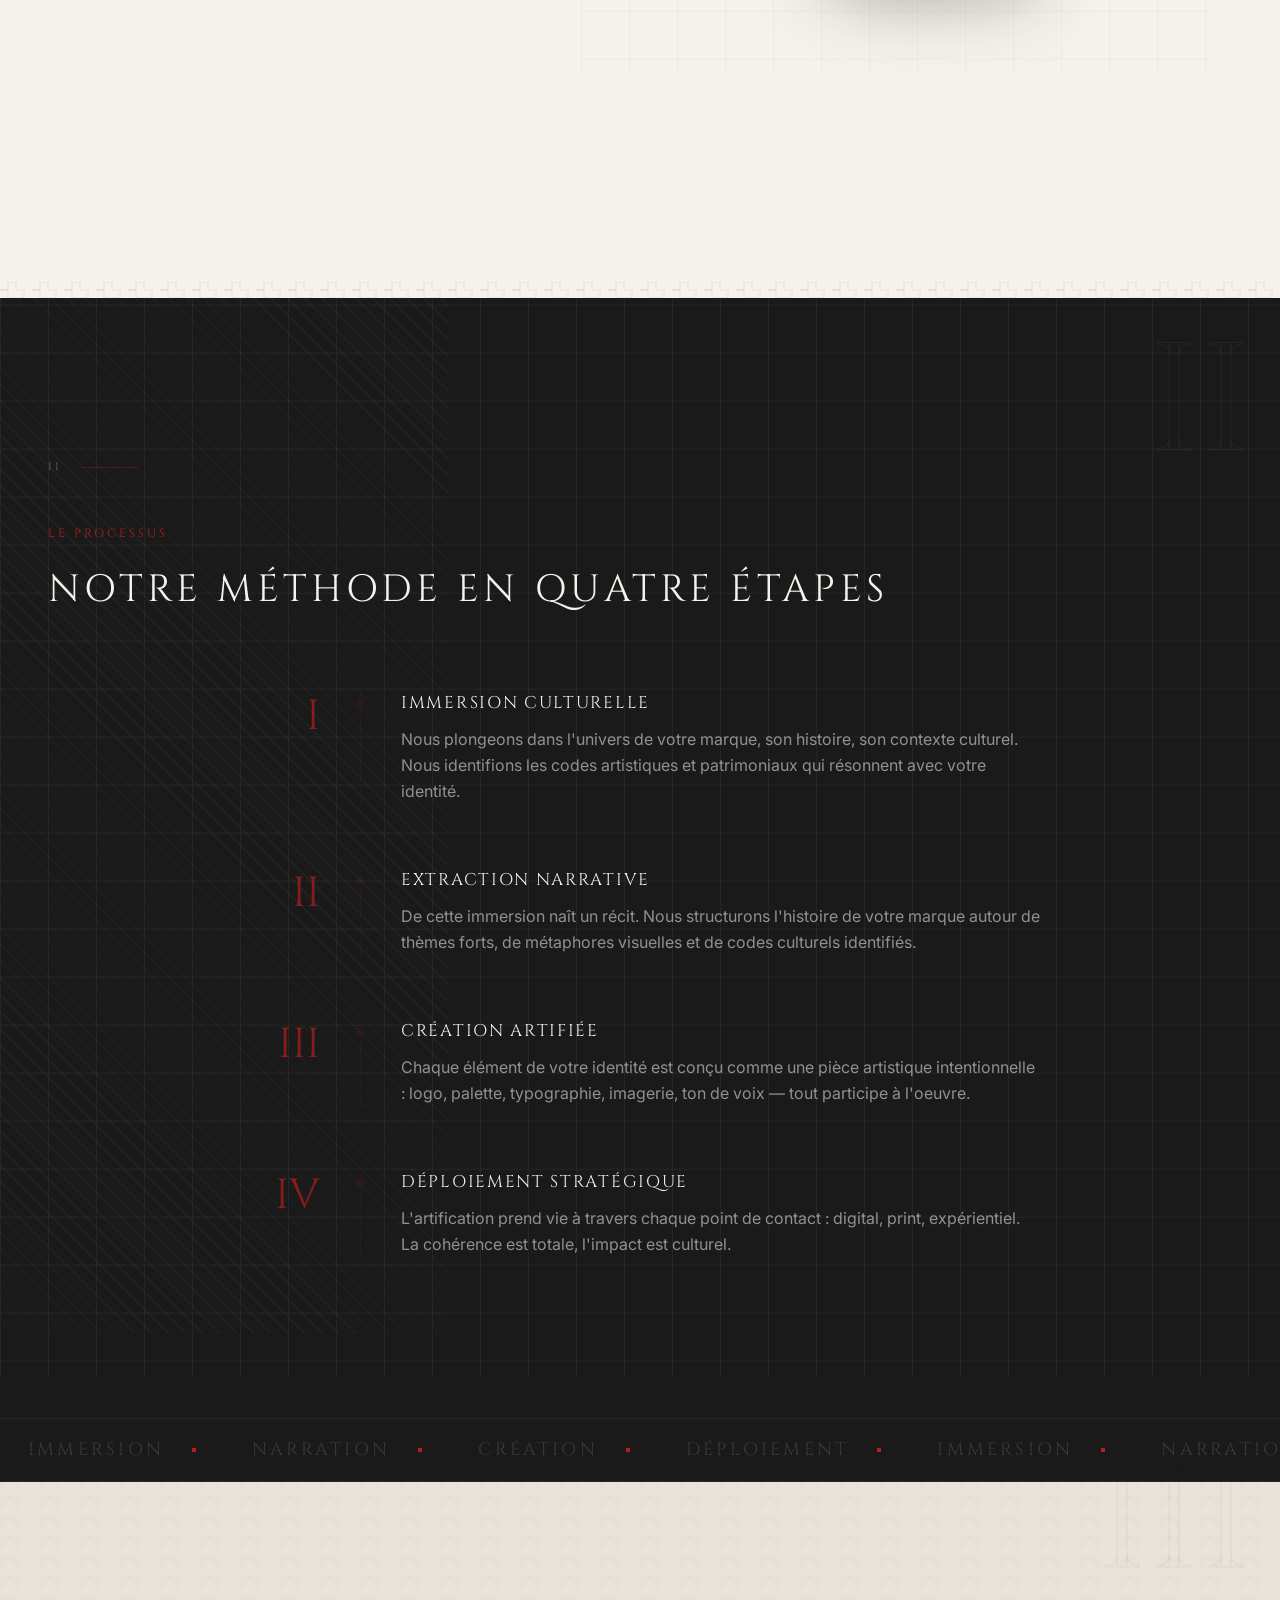
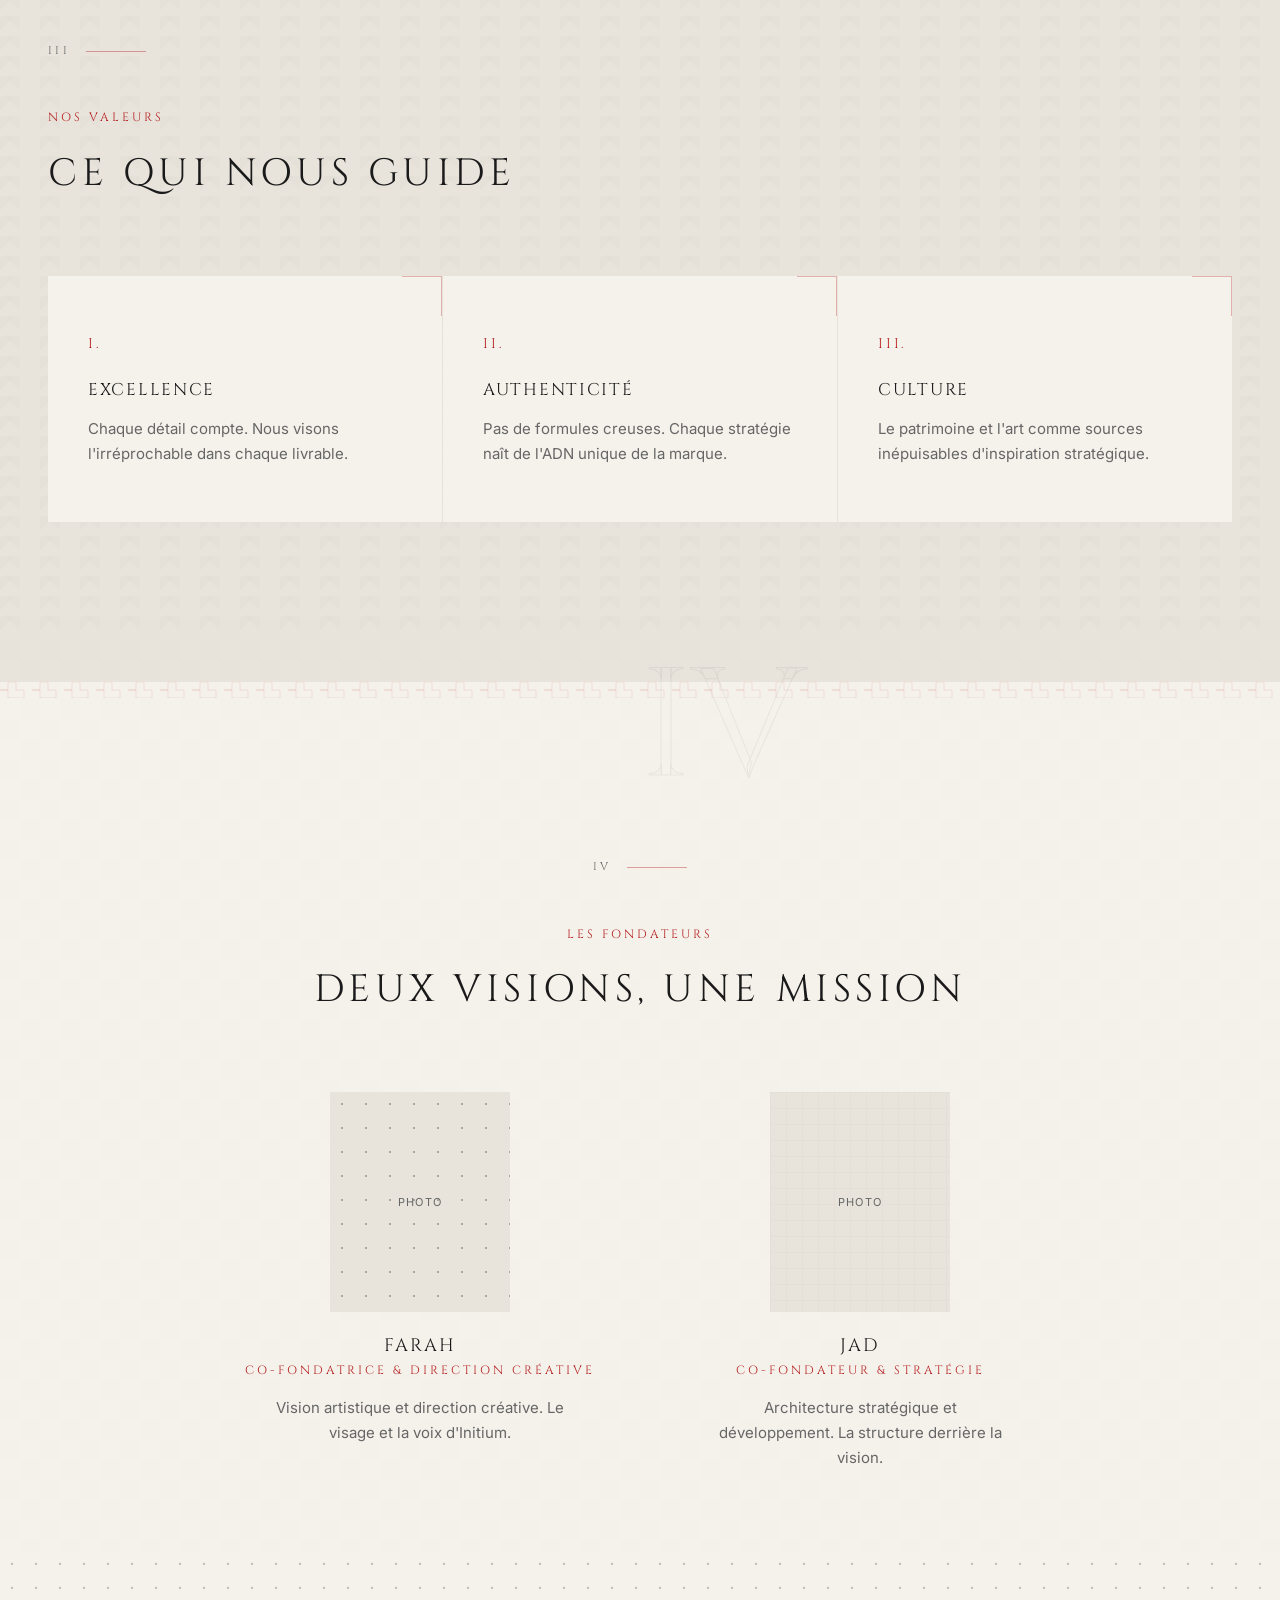
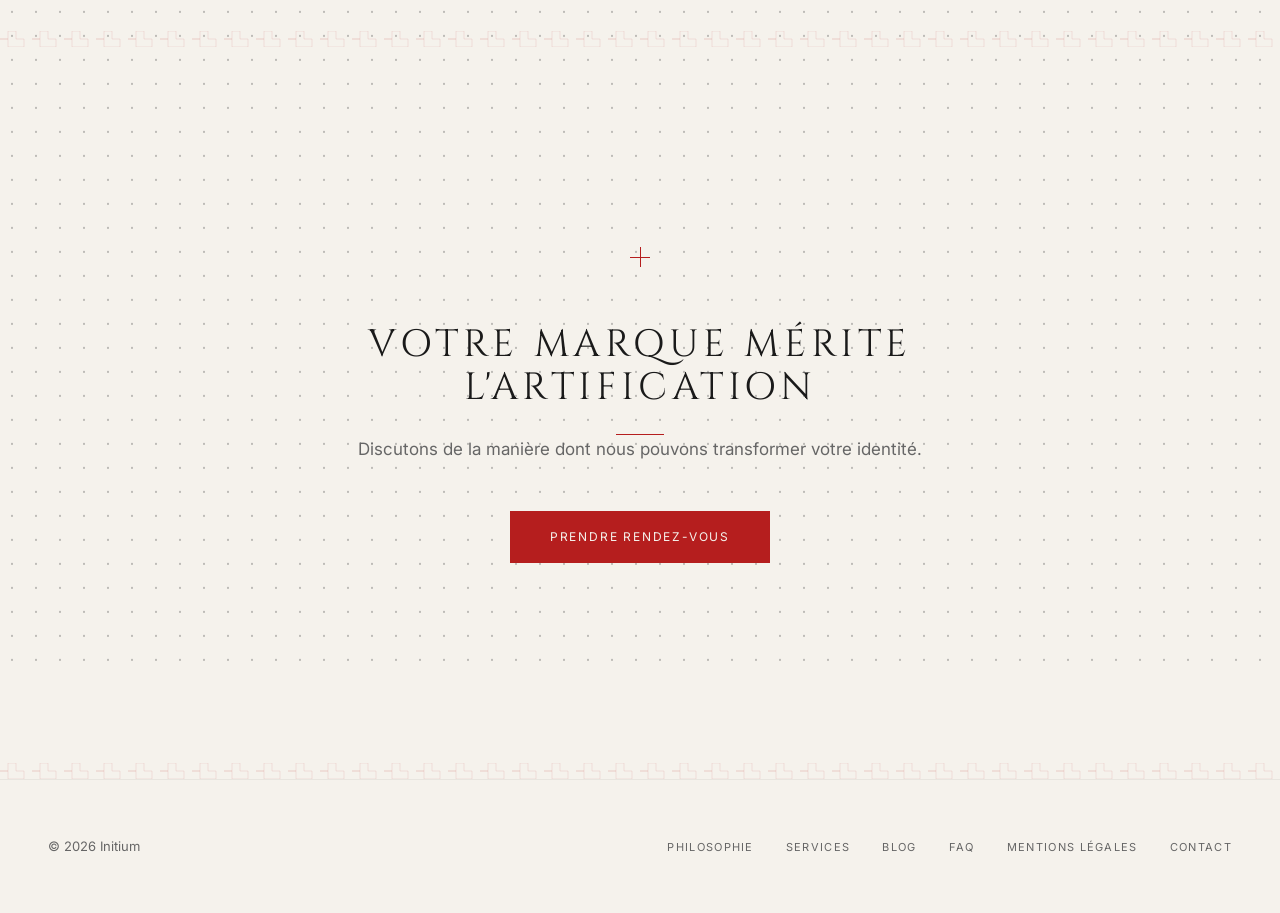
<file: philosophie.html>
<!DOCTYPE html>
<html lang="fr">
<head>
  <meta charset="UTF-8">
  <meta name="viewport" content="width=device-width, initial-scale=1.0">
  <title>Initium — Notre philosophie</title>
  <link href="https://fonts.googleapis.com/css2?family=Cinzel:wght@400;500;700&family=Inter:wght@300;400;500&display=swap" rel="stylesheet">
  <link rel="stylesheet" href="css/style.css">
  <style>
    /* Timeline */
    .timeline { max-width: 800px; margin: 0 auto; }
    .tl-step {
      display: grid;
      grid-template-columns: 80px 1px 1fr;
      gap: 40px;
      padding-bottom: 64px;
      position: relative;
    }
    .tl-step:last-child { padding-bottom: 0; }
    .tl-num {
      font-family: 'Cinzel', serif;
      font-size: 42px;
      color: var(--rouge);
      line-height: 1;
      text-align: right;
      padding-top: 4px;
      opacity: 0.7;
    }
    .tl-line {
      background: var(--rouge);
      opacity: 0.15;
      position: relative;
    }
    .tl-line::before {
      content: '';
      position: absolute;
      top: 8px; left: -3px;
      width: 7px; height: 7px;
      background: var(--rouge);
    }
    .tl-title {
      font-family: 'Cinzel', serif;
      font-size: 17px;
      letter-spacing: 0.1em;
      text-transform: uppercase;
      margin-bottom: 12px;
      line-height: 1.3;
    }
    .tl-text { font-size: 16px; line-height: 1.65; }
    .section--noir .tl-title { color: var(--blanc-casse); }
    .section--noir .tl-text { color: rgba(245, 242, 236, 0.55); }
    .section--noir .tl-line { opacity: 0.1; }
  </style>
</head>
<body>

  <div class="cursor-dot" id="cursor"></div>

  <nav class="site-nav" id="nav">
    <a href="index.html" class="site-nav__logo">Initium</a>
    <ul class="site-nav__links">
      <li><a href="philosophie.html">Notre philosophie</a></li>
      <li><a href="services.html">Nos services</a></li>
      <li><a href="contact.html">Contact</a></li>
    </ul>
  </nav>

  <!-- Hero -->
  <section class="hero" style="min-height: 75vh;">
    <div class="pattern-layer pat-lines" style="inset: 0; opacity: 0.4;" data-parallax="0.02"></div>
    <div class="pattern-layer pat-dots" style="top: 0; right: 0; width: 40%; bottom: 40%; opacity: 0.3;" data-parallax="0.04"></div>
    <div class="hero__deco-letter" style="left: auto; right: -5%;" data-parallax="0.06">P</div>

    <div class="section__inner" style="text-align: center; padding: 0 48px; position: relative; z-index: 2;">
      <p class="t-intertitre mb-32 reveal">Notre philosophie</p>
      <h1 class="t-lapidaire t-lapidaire--lg mb-32 reveal reveal--delay-1" style="max-width: 800px; margin: 0 auto;">Chaque marque porte en elle une histoire qui mérite d'être élevée</h1>
      <div class="filet mb-32 reveal reveal--delay-2" style="margin: 0 auto;"></div>
    </div>
  </section>

  <!-- Marquee -->
  <div class="marquee">
    <div class="marquee__track" style="animation-duration: 35s;">
      <span class="marquee__item">Vision <span class="marquee__sep"></span></span>
      <span class="marquee__item">Culture <span class="marquee__sep"></span></span>
      <span class="marquee__item">Artification <span class="marquee__sep"></span></span>
      <span class="marquee__item">Authenticité <span class="marquee__sep"></span></span>
      <span class="marquee__item">Excellence <span class="marquee__sep"></span></span>
      <span class="marquee__item">Patrimoine <span class="marquee__sep"></span></span>
      <span class="marquee__item">Vision <span class="marquee__sep"></span></span>
      <span class="marquee__item">Culture <span class="marquee__sep"></span></span>
      <span class="marquee__item">Artification <span class="marquee__sep"></span></span>
      <span class="marquee__item">Authenticité <span class="marquee__sep"></span></span>
      <span class="marquee__item">Excellence <span class="marquee__sep"></span></span>
      <span class="marquee__item">Patrimoine <span class="marquee__sep"></span></span>
    </div>
  </div>

  <!-- I — Artification : le concept -->
  <section class="section section--blanc">
    <div class="pattern-layer pat-diag" style="top: 0; left: 0; width: 35%; bottom: 0; opacity: 0.3;" data-parallax="0.03"></div>
    <div class="split" style="max-width: 1200px; margin: 0 auto;">
      <div class="split__text">
        <div class="section-num-giant" data-parallax="0.06">I</div>
        <div class="section-number reveal">I</div>
        <p class="t-intertitre mb-24 reveal reveal--delay-1">Notre signature</p>
        <h2 class="t-lapidaire t-lapidaire--md mb-24 reveal reveal--delay-1">La puissance de l'artification</h2>
        <div class="filet mb-32 reveal reveal--delay-2"></div>
        <p class="t-corps mb-24 reveal reveal--delay-2">L'artification est le processus par lequel une marque acquiert une dimension artistique. Nous transformons des marques en expériences culturelles — du logo à la stratégie digitale, chaque point de contact est élevé au rang d'oeuvre intentionnelle.</p>
        <p class="t-corps mb-48 reveal reveal--delay-2">Le résultat : des marques qui ne se contentent pas d'exister sur un marché — elles l'élèvent.</p>
      </div>
      <div class="split__figure">
        <div class="pattern-layer pat-grid" style="inset: 20px; opacity: 0.4; z-index: 1;" data-parallax="0.03"></div>
        <img src="img/muse-guitare.png" alt="Muse à la guitare — statue classique avec instrument" data-parallax="0.12" data-scale-scroll>
      </div>
    </div>
  </section>

  <div class="greek-border"></div>

  <!-- II — Le processus (timeline) -->
  <section class="section section--noir">
    <div class="pattern-layer pat-grid--light" style="inset: 0;" data-parallax="0.02"></div>
    <div class="pattern-layer pat-diag--light" style="top: 0; left: 0; width: 35%; bottom: 0;" data-parallax="0.04"></div>

    <div class="section__inner">
      <div class="section-num-giant" data-parallax="0.06">II</div>
      <div class="section-number reveal">II</div>
      <p class="t-intertitre mb-24 reveal">Le processus</p>
      <h2 class="t-lapidaire t-lapidaire--md mb-80 reveal reveal--delay-1" style="color: var(--blanc-casse);">Notre méthode en quatre étapes</h2>

      <div class="timeline">
        <div class="tl-step reveal">
          <div class="tl-num">I</div>
          <div class="tl-line"></div>
          <div>
            <div class="tl-title">Immersion culturelle</div>
            <p class="tl-text">Nous plongeons dans l'univers de votre marque, son histoire, son contexte culturel. Nous identifions les codes artistiques et patrimoniaux qui résonnent avec votre identité.</p>
          </div>
        </div>
        <div class="tl-step reveal reveal--delay-1">
          <div class="tl-num">II</div>
          <div class="tl-line"></div>
          <div>
            <div class="tl-title">Extraction narrative</div>
            <p class="tl-text">De cette immersion naît un récit. Nous structurons l'histoire de votre marque autour de thèmes forts, de métaphores visuelles et de codes culturels identifiés.</p>
          </div>
        </div>
        <div class="tl-step reveal reveal--delay-2">
          <div class="tl-num">III</div>
          <div class="tl-line"></div>
          <div>
            <div class="tl-title">Création artifiée</div>
            <p class="tl-text">Chaque élément de votre identité est conçu comme une pièce artistique intentionnelle : logo, palette, typographie, imagerie, ton de voix — tout participe à l'oeuvre.</p>
          </div>
        </div>
        <div class="tl-step reveal reveal--delay-3">
          <div class="tl-num">IV</div>
          <div class="tl-line"></div>
          <div>
            <div class="tl-title">Déploiement stratégique</div>
            <p class="tl-text">L'artification prend vie à travers chaque point de contact : digital, print, expérientiel. La cohérence est totale, l'impact est culturel.</p>
          </div>
        </div>
      </div>
    </div>
  </section>

  <!-- Marquee sombre -->
  <div class="marquee marquee--noir">
    <div class="marquee__track" style="animation-direction: reverse; animation-duration: 25s;">
      <span class="marquee__item">Immersion <span class="marquee__sep"></span></span>
      <span class="marquee__item">Narration <span class="marquee__sep"></span></span>
      <span class="marquee__item">Création <span class="marquee__sep"></span></span>
      <span class="marquee__item">Déploiement <span class="marquee__sep"></span></span>
      <span class="marquee__item">Immersion <span class="marquee__sep"></span></span>
      <span class="marquee__item">Narration <span class="marquee__sep"></span></span>
      <span class="marquee__item">Création <span class="marquee__sep"></span></span>
      <span class="marquee__item">Déploiement <span class="marquee__sep"></span></span>
    </div>
  </div>

  <!-- III — Valeurs -->
  <section class="section section--perle">
    <div class="pattern-layer pat-chevron" style="inset: 0; opacity: 0.3;" data-parallax="0.015"></div>
    <div class="section__inner">
      <div class="section-num-giant" data-parallax="0.06">III</div>
      <div class="section-number reveal">III</div>
      <p class="t-intertitre mb-24 reveal">Nos valeurs</p>
      <h2 class="t-lapidaire t-lapidaire--md mb-16 reveal reveal--delay-1">Ce qui nous guide</h2>
      <div class="cards-row">
        <div class="card reveal reveal--delay-1">
          <div class="card__corner"></div>
          <div class="card__roman">I.</div>
          <div class="card__title">Excellence</div>
          <p class="card__text">Chaque détail compte. Nous visons l'irréprochable dans chaque livrable.</p>
        </div>
        <div class="card reveal reveal--delay-2">
          <div class="card__corner"></div>
          <div class="card__roman">II.</div>
          <div class="card__title">Authenticité</div>
          <p class="card__text">Pas de formules creuses. Chaque stratégie naît de l'ADN unique de la marque.</p>
        </div>
        <div class="card reveal reveal--delay-3">
          <div class="card__corner"></div>
          <div class="card__roman">III.</div>
          <div class="card__title">Culture</div>
          <p class="card__text">Le patrimoine et l'art comme sources inépuisables d'inspiration stratégique.</p>
        </div>
      </div>
    </div>
  </section>

  <div class="greek-border"></div>

  <!-- V — Fondateurs -->
  <section class="section section--blanc" style="text-align: center;">
    <div class="pattern-layer pat-checker" style="inset: 0; opacity: 0.2;" data-parallax="0.02"></div>
    <div class="section__inner">
      <div class="section-num-giant" style="left: 50%; transform: translateX(-50%); right: auto;" data-parallax="0.05">IV</div>
      <div class="section-number reveal" style="justify-content: center;">IV</div>
      <p class="t-intertitre mb-24 reveal">Les fondateurs</p>
      <h2 class="t-lapidaire t-lapidaire--md mb-80 reveal reveal--delay-1">Deux visions, une mission</h2>

      <div style="display: grid; grid-template-columns: 1fr 1fr; gap: 80px; max-width: 800px; margin: 0 auto;">
        <div class="reveal reveal--delay-1">
          <div style="width: 180px; height: 220px; background: var(--gris-perle); margin: 0 auto 24px; display: flex; align-items: center; justify-content: center; font-size: 11px; letter-spacing: 0.12em; color: var(--gris-cendre); text-transform: uppercase; position: relative;">
            <div class="pattern-layer pat-dots" style="inset: 0; opacity: 0.3;"></div>
            <span style="position: relative; z-index: 1;">Photo</span>
          </div>
          <div class="t-lapidaire" style="font-size: 18px; letter-spacing: 0.12em; margin-bottom: 4px;">Farah</div>
          <div class="t-intertitre mb-16">Co-fondatrice & Direction créative</div>
          <p class="t-corps" style="max-width: 300px; margin: 0 auto; font-size: 15px;">Vision artistique et direction créative. Le visage et la voix d'Initium.</p>
        </div>
        <div class="reveal reveal--delay-2">
          <div style="width: 180px; height: 220px; background: var(--gris-perle); margin: 0 auto 24px; display: flex; align-items: center; justify-content: center; font-size: 11px; letter-spacing: 0.12em; color: var(--gris-cendre); text-transform: uppercase; position: relative;">
            <div class="pattern-layer pat-grid-dense" style="inset: 0; opacity: 0.4;"></div>
            <span style="position: relative; z-index: 1;">Photo</span>
          </div>
          <div class="t-lapidaire" style="font-size: 18px; letter-spacing: 0.12em; margin-bottom: 4px;">Jad</div>
          <div class="t-intertitre mb-16">Co-fondateur & Stratégie</div>
          <p class="t-corps" style="max-width: 300px; margin: 0 auto; font-size: 15px;">Architecture stratégique et développement. La structure derrière la vision.</p>
        </div>
      </div>
    </div>
  </section>

  <!-- CTA -->
  <div class="greek-border"></div>
  <section class="section section--blanc" style="text-align: center; padding: 200px 48px;">
    <div class="pattern-layer pat-dots" style="inset: 0; opacity: 0.25;" data-parallax="0.02"></div>
    <div class="section__inner" style="max-width: 600px;">
      <div class="ornament-cross mb-48 reveal" style="margin: 0 auto 48px;"></div>
      <h2 class="t-lapidaire t-lapidaire--md mb-24 reveal reveal--delay-1">Votre marque mérite l'artification</h2>
      <div class="filet mb-32 reveal reveal--delay-1" style="margin: 0 auto;"></div>
      <p class="t-corps mb-48 reveal reveal--delay-2">Discutons de la manière dont nous pouvons transformer votre identité.</p>
      <a href="contact.html" class="btn--filled btn reveal reveal--delay-3" style="border-bottom: none;">Prendre rendez-vous</a>
    </div>
  </section>

  <!-- Footer -->
  <div class="greek-border"></div>
  <footer class="site-footer">
    <div>&copy; 2026 Initium</div>
    <ul class="site-footer__links">
      <li><a href="philosophie.html">Philosophie</a></li>
      <li><a href="services.html">Services</a></li>
      <li><a href="blog.html">Blog</a></li>
      <li><a href="faq.html">FAQ</a></li>
      <li><a href="mentions-legales.html">Mentions légales</a></li>
      <li><a href="contact.html">Contact</a></li>
    </ul>
  </footer>

  <script>
    const cursor = document.getElementById('cursor');
    if (cursor && window.innerWidth > 768) {
      document.addEventListener('mousemove', e => { cursor.style.left = e.clientX + 'px'; cursor.style.top = e.clientY + 'px'; });
      document.querySelectorAll('a, .btn, .btn--filled, .card').forEach(el => {
        el.addEventListener('mouseenter', () => cursor.classList.add('cursor-dot--hover'));
        el.addEventListener('mouseleave', () => cursor.classList.remove('cursor-dot--hover'));
      });
    }
    window.addEventListener('scroll', () => { document.getElementById('nav').classList.toggle('site-nav--scrolled', window.scrollY > 80); });
    const reveals = document.querySelectorAll('.reveal, .reveal-h');
    const observer = new IntersectionObserver((entries) => {
      entries.forEach(entry => { if (entry.isIntersecting) { entry.target.classList.add(entry.target.classList.contains('reveal-h') ? 'reveal-h--visible' : 'reveal--visible'); observer.unobserve(entry.target); } });
    }, { threshold: 0.15, rootMargin: '0px 0px -40px 0px' });
    reveals.forEach(el => observer.observe(el));
    const parallaxEls = document.querySelectorAll('[data-parallax]');
    let ticking = false;
    window.addEventListener('scroll', () => {
      if (!ticking) { requestAnimationFrame(() => { parallaxEls.forEach(el => { const speed = parseFloat(el.dataset.parallax); const rect = el.getBoundingClientRect(); const centerOffset = rect.top + rect.height / 2 - window.innerHeight / 2; const ty = centerOffset * speed * -1; if (el.hasAttribute('data-scale-scroll')) { const p = Math.max(0, Math.min(1, 1 - rect.top / window.innerHeight)); const s = 0.92 + p * 0.12; el.style.transform = `translateY(${ty}px) scale(${s}) rotate(1.5deg)`; } else { el.style.transform = `translateY(${ty}px)`; } }); ticking = false; }); ticking = true; }
    });
  </script>
</body>
</html>
</file>
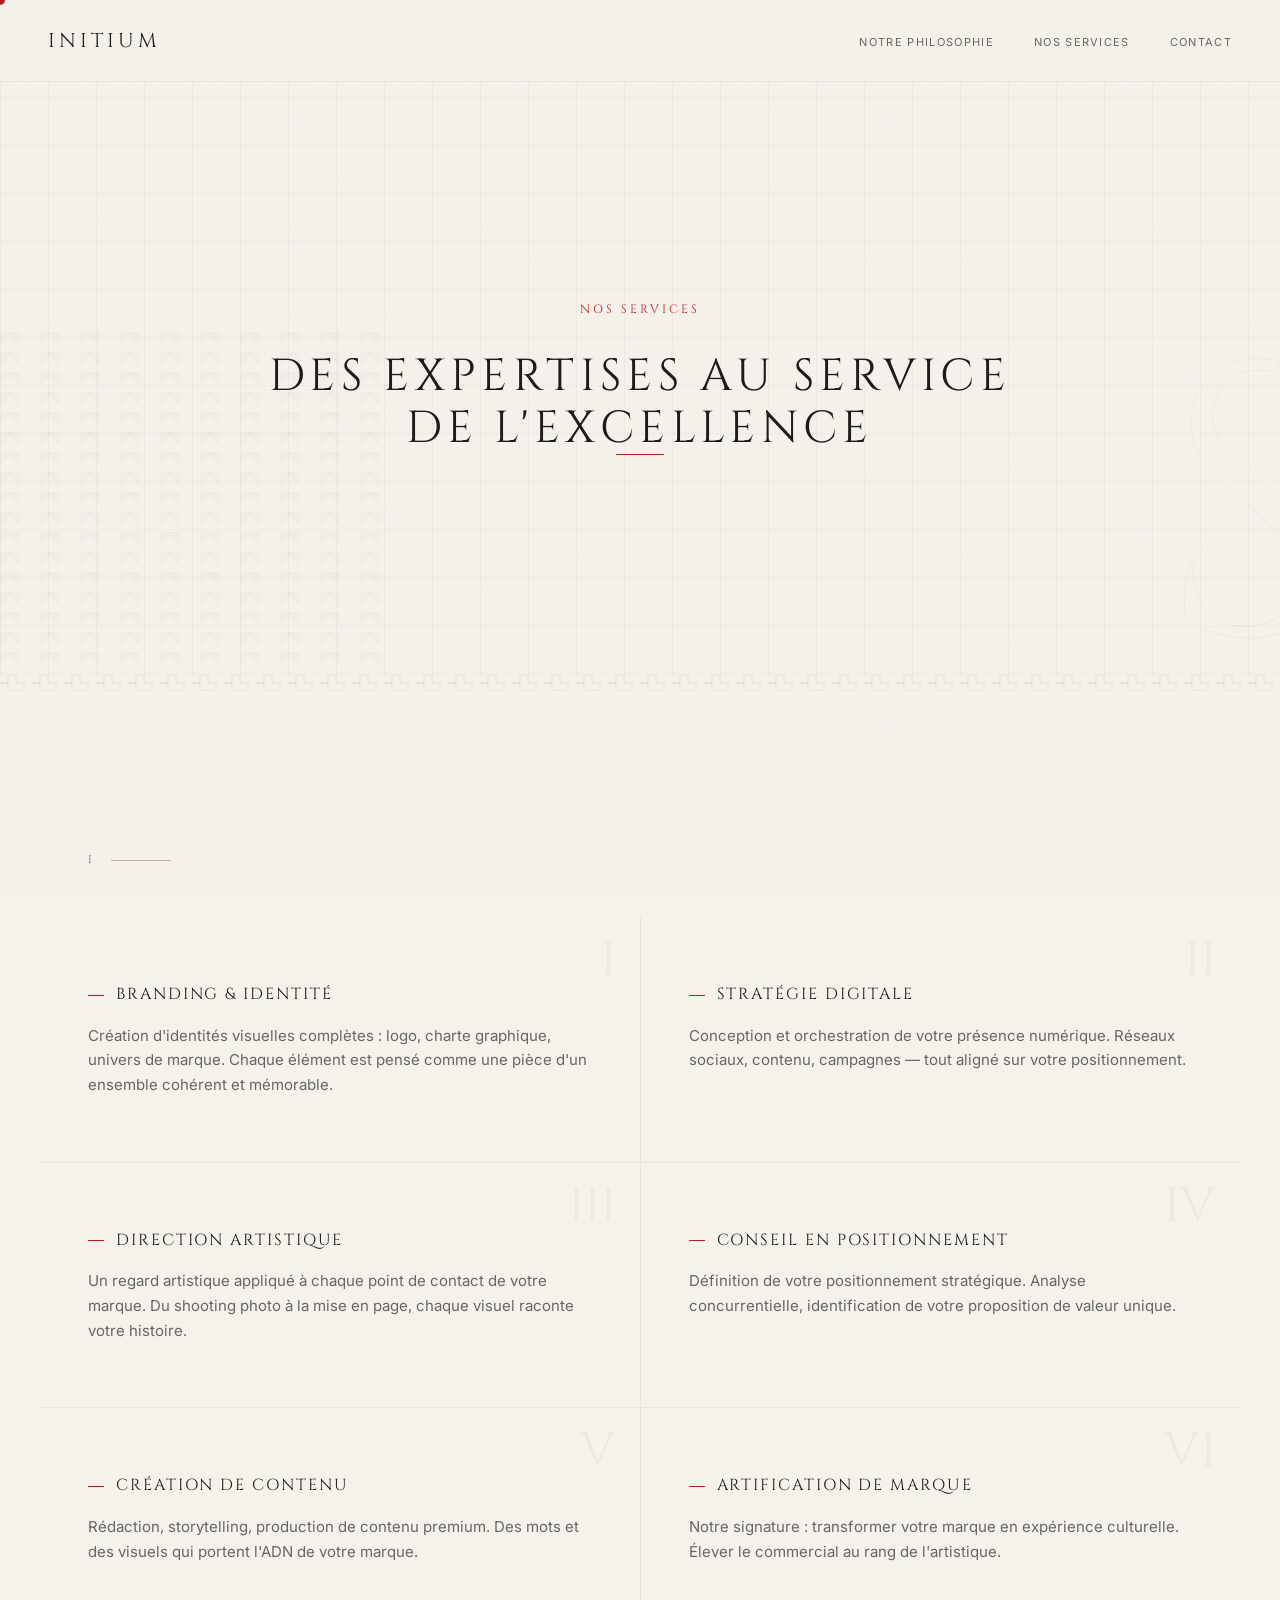
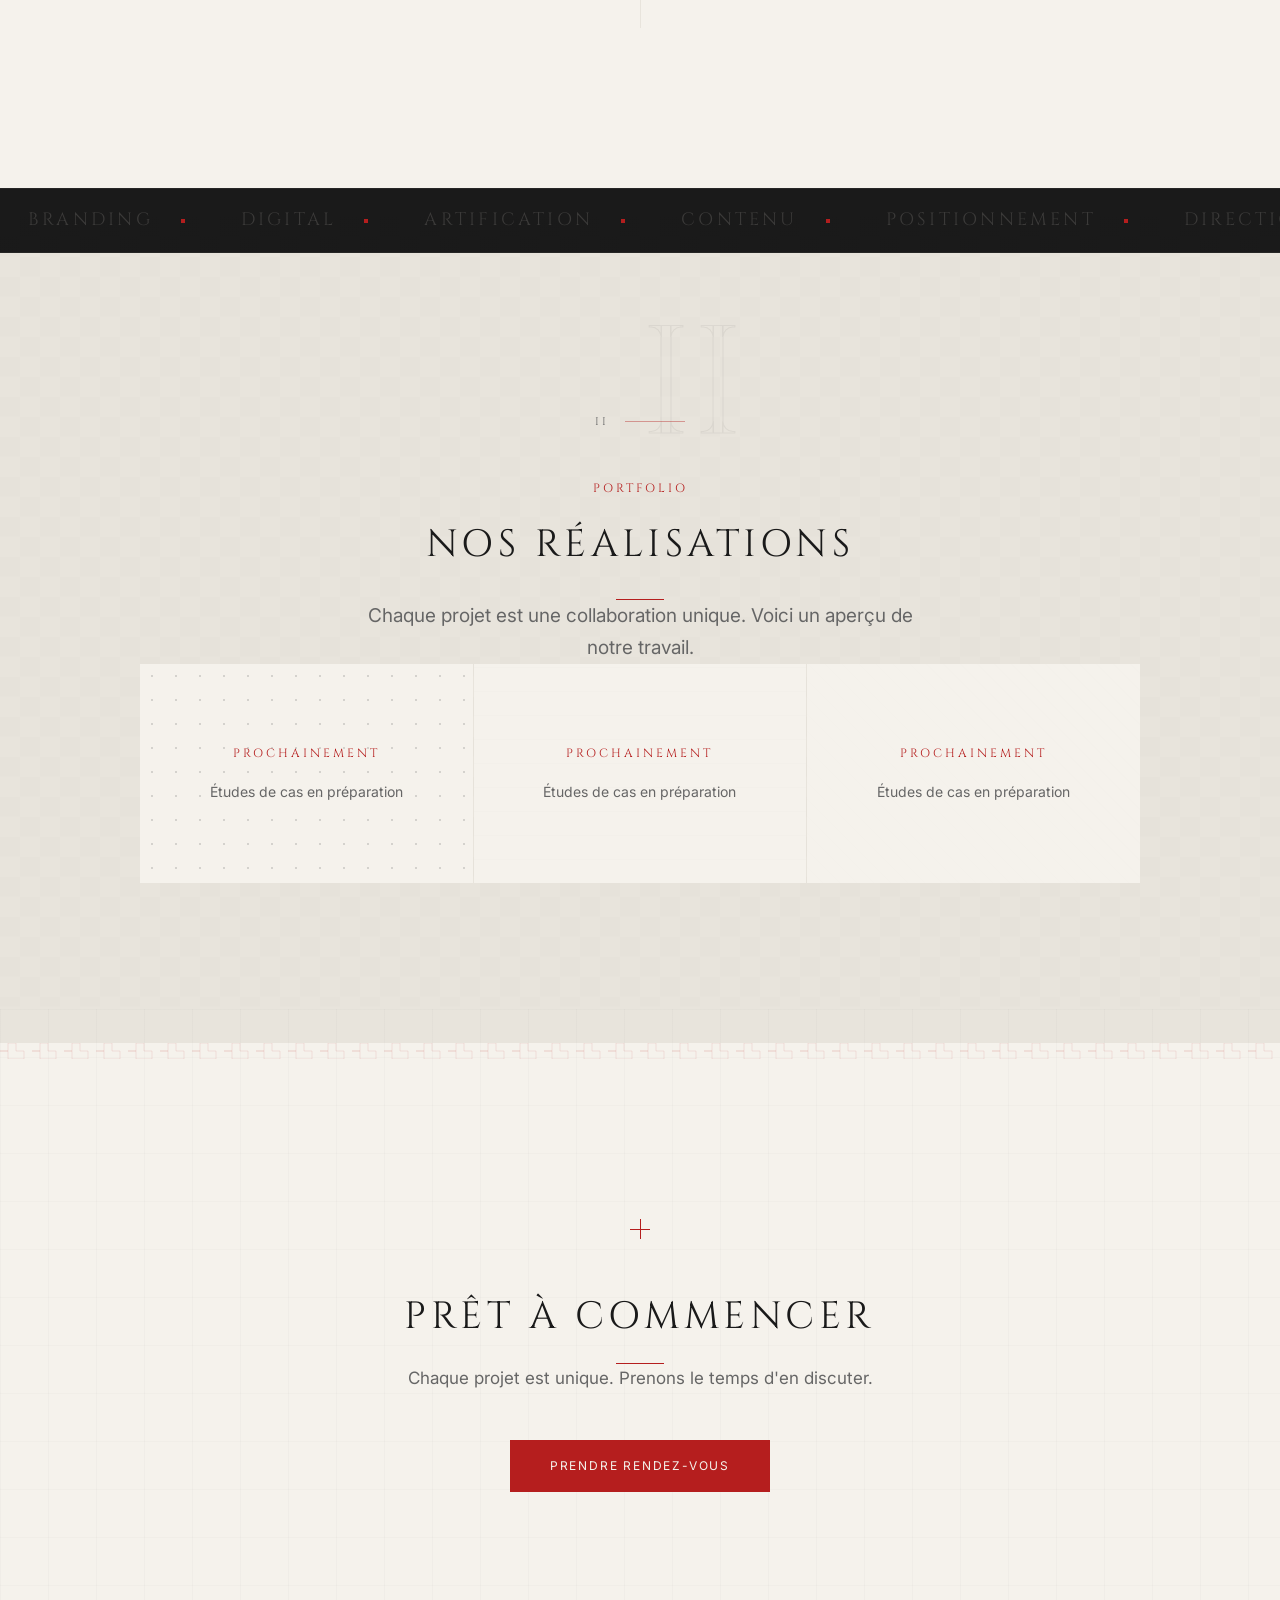
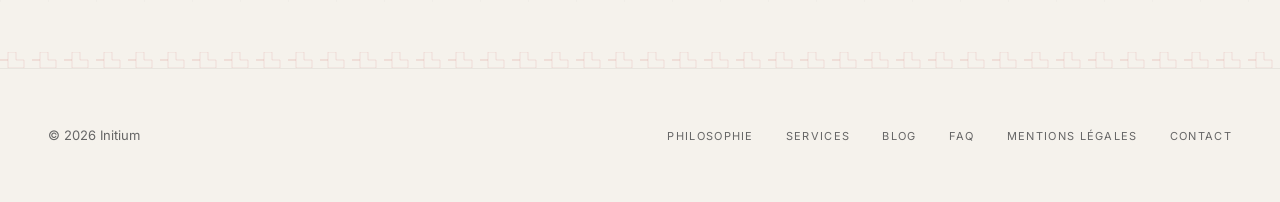
<file: services.html>
<!DOCTYPE html>
<html lang="fr">
<head>
  <meta charset="UTF-8">
  <meta name="viewport" content="width=device-width, initial-scale=1.0">
  <title>Initium — Nos services</title>
  <link href="https://fonts.googleapis.com/css2?family=Cinzel:wght@400;500;700&family=Inter:wght@300;400;500&display=swap" rel="stylesheet">
  <link rel="stylesheet" href="css/style.css">
  <style>
    .services-mosaic {
      display: grid;
      grid-template-columns: repeat(2, 1fr);
      gap: 1px;
      background: var(--gris-perle);
    }
    .svc {
      background: var(--blanc-casse);
      padding: 64px 48px;
      position: relative;
      overflow: hidden;
      transition: background 0.4s;
    }
    .svc:hover { background: var(--gris-perle); }
    /* Pattern unique par card */
    .svc__pattern {
      position: absolute;
      inset: 0;
      opacity: 0;
      transition: opacity 0.5s;
      pointer-events: none;
    }
    .svc:hover .svc__pattern { opacity: 1; }
    .svc__corner-tl, .svc__corner-br {
      position: absolute;
      width: 32px; height: 32px;
      opacity: 0;
      transition: opacity 0.3s;
    }
    .svc:hover .svc__corner-tl, .svc:hover .svc__corner-br { opacity: 1; }
    .svc__corner-tl { top: 16px; left: 16px; border-top: 1px solid var(--rouge); border-left: 1px solid var(--rouge); }
    .svc__corner-br { bottom: 16px; right: 16px; border-bottom: 1px solid var(--rouge); border-right: 1px solid var(--rouge); }
    .svc__roman {
      font-family: 'Cinzel', serif;
      font-size: 48px;
      color: rgba(26, 26, 26, 0.04);
      position: absolute;
      top: 20px; right: 24px;
      line-height: 1;
      transition: color 0.3s;
    }
    .svc:hover .svc__roman { color: rgba(181, 30, 30, 0.12); }
    .svc__title {
      font-family: 'Cinzel', serif;
      font-size: 16px;
      letter-spacing: 0.12em;
      text-transform: uppercase;
      color: var(--noir-encre);
      margin-bottom: 16px;
      position: relative;
    }
    .svc__title::before {
      content: '';
      display: inline-block;
      width: 16px; height: 1px;
      background: var(--rouge);
      margin-right: 12px;
      vertical-align: middle;
    }
    .svc__text {
      font-size: 15px;
      color: var(--gris-cendre);
      line-height: 1.65;
      position: relative;
    }
  </style>
</head>
<body>

  <div class="cursor-dot" id="cursor"></div>

  <nav class="site-nav" id="nav">
    <a href="index.html" class="site-nav__logo">Initium</a>
    <ul class="site-nav__links">
      <li><a href="philosophie.html">Notre philosophie</a></li>
      <li><a href="services.html">Nos services</a></li>
      <li><a href="contact.html">Contact</a></li>
    </ul>
  </nav>

  <!-- Hero -->
  <section class="hero" style="min-height: 75vh;">
    <div class="pattern-layer pat-grid" style="inset: 0; opacity: 0.5;" data-parallax="0.02"></div>
    <div class="pattern-layer pat-chevron" style="top: 50%; left: 0; width: 30%; bottom: 0; opacity: 0.4;" data-parallax="0.04"></div>
    <div class="hero__deco-letter" style="left: auto; right: -5%;" data-parallax="0.06">S</div>

    <div class="section__inner" style="text-align: center; padding: 0 48px; position: relative; z-index: 2;">
      <p class="t-intertitre mb-32 reveal">Nos services</p>
      <h1 class="t-lapidaire t-lapidaire--lg mb-32 reveal reveal--delay-1" style="max-width: 800px; margin: 0 auto;">Des expertises au service de l'excellence</h1>
      <div class="filet mb-32 reveal reveal--delay-2" style="margin: 0 auto;"></div>
    </div>
  </section>

  <div class="greek-border"></div>

  <!-- Services Mosaic -->
  <section class="section section--blanc" style="padding-left: 0; padding-right: 0;">
    <div style="max-width: 1200px; margin: 0 auto; padding: 0 48px;">
      <div class="section-number reveal">I</div>
    </div>
    <div style="max-width: 1200px; margin: 0 auto;">
      <div class="services-mosaic">
        <div class="svc reveal">
          <div class="svc__pattern pat-dots" style="opacity: 0; transition: opacity 0.5s;"></div>
          <div class="svc__corner-tl"></div>
          <div class="svc__corner-br"></div>
          <div class="svc__roman">I</div>
          <div class="svc__title">Branding & Identité</div>
          <p class="svc__text">Création d'identités visuelles complètes : logo, charte graphique, univers de marque. Chaque élément est pensé comme une pièce d'un ensemble cohérent et mémorable.</p>
        </div>
        <div class="svc reveal reveal--delay-1">
          <div class="svc__pattern pat-lines" style="opacity: 0;"></div>
          <div class="svc__corner-tl"></div>
          <div class="svc__corner-br"></div>
          <div class="svc__roman">II</div>
          <div class="svc__title">Stratégie Digitale</div>
          <p class="svc__text">Conception et orchestration de votre présence numérique. Réseaux sociaux, contenu, campagnes — tout aligné sur votre positionnement.</p>
        </div>
        <div class="svc reveal">
          <div class="svc__pattern pat-diag" style="opacity: 0;"></div>
          <div class="svc__corner-tl"></div>
          <div class="svc__corner-br"></div>
          <div class="svc__roman">III</div>
          <div class="svc__title">Direction Artistique</div>
          <p class="svc__text">Un regard artistique appliqué à chaque point de contact de votre marque. Du shooting photo à la mise en page, chaque visuel raconte votre histoire.</p>
        </div>
        <div class="svc reveal reveal--delay-1">
          <div class="svc__pattern pat-meandre" style="opacity: 0;"></div>
          <div class="svc__corner-tl"></div>
          <div class="svc__corner-br"></div>
          <div class="svc__roman">IV</div>
          <div class="svc__title">Conseil en Positionnement</div>
          <p class="svc__text">Définition de votre positionnement stratégique. Analyse concurrentielle, identification de votre proposition de valeur unique.</p>
        </div>
        <div class="svc reveal">
          <div class="svc__pattern pat-chevron" style="opacity: 0;"></div>
          <div class="svc__corner-tl"></div>
          <div class="svc__corner-br"></div>
          <div class="svc__roman">V</div>
          <div class="svc__title">Création de Contenu</div>
          <p class="svc__text">Rédaction, storytelling, production de contenu premium. Des mots et des visuels qui portent l'ADN de votre marque.</p>
        </div>
        <div class="svc reveal reveal--delay-1">
          <div class="svc__pattern pat-checker" style="opacity: 0;"></div>
          <div class="svc__corner-tl"></div>
          <div class="svc__corner-br"></div>
          <div class="svc__roman">VI</div>
          <div class="svc__title">Artification de Marque</div>
          <p class="svc__text">Notre signature : transformer votre marque en expérience culturelle. Élever le commercial au rang de l'artistique.</p>
        </div>
      </div>
    </div>
  </section>

  <!-- Marquee -->
  <div class="marquee marquee--noir">
    <div class="marquee__track" style="animation-direction: reverse; animation-duration: 28s;">
      <span class="marquee__item">Branding <span class="marquee__sep"></span></span>
      <span class="marquee__item">Digital <span class="marquee__sep"></span></span>
      <span class="marquee__item">Artification <span class="marquee__sep"></span></span>
      <span class="marquee__item">Contenu <span class="marquee__sep"></span></span>
      <span class="marquee__item">Positionnement <span class="marquee__sep"></span></span>
      <span class="marquee__item">Direction artistique <span class="marquee__sep"></span></span>
      <span class="marquee__item">Branding <span class="marquee__sep"></span></span>
      <span class="marquee__item">Digital <span class="marquee__sep"></span></span>
      <span class="marquee__item">Artification <span class="marquee__sep"></span></span>
      <span class="marquee__item">Contenu <span class="marquee__sep"></span></span>
      <span class="marquee__item">Positionnement <span class="marquee__sep"></span></span>
      <span class="marquee__item">Direction artistique <span class="marquee__sep"></span></span>
    </div>
  </div>

  <!-- II — Portfolio / Réalisations -->
  <section class="section section--perle" style="text-align: center;">
    <div class="pattern-layer pat-checker" style="inset: 0; opacity: 0.25;" data-parallax="0.02"></div>
    <div class="section__inner">
      <div class="section-num-giant" style="left: 50%; transform: translateX(-50%); right: auto;" data-parallax="0.05">II</div>
      <div class="section-number reveal" style="justify-content: center;">II</div>
      <p class="t-intertitre mb-24 reveal">Portfolio</p>
      <h2 class="t-lapidaire t-lapidaire--md mb-32 reveal reveal--delay-1">Nos réalisations</h2>
      <div class="filet mb-32 reveal reveal--delay-1" style="margin: 0 auto;"></div>
      <p class="t-corps t-corps--lg mb-80 reveal reveal--delay-2" style="max-width: 560px; margin: 0 auto;">Chaque projet est une collaboration unique. Voici un aperçu de notre travail.</p>

      <div style="display: grid; grid-template-columns: repeat(3, 1fr); gap: 1px; max-width: 1000px; margin: 0 auto;">
        <div class="reveal reveal--delay-1" style="background: var(--blanc-casse); padding: 80px 40px; position: relative;">
          <div class="pattern-layer pat-dots" style="inset: 0; opacity: 0.15;"></div>
          <div style="position: relative; z-index: 1;">
            <div class="t-intertitre mb-16">Prochainement</div>
            <p class="t-corps" style="font-size: 14px;">Études de cas en préparation</p>
          </div>
        </div>
        <div class="reveal reveal--delay-2" style="background: var(--blanc-casse); padding: 80px 40px; position: relative;">
          <div class="pattern-layer pat-lines" style="inset: 0; opacity: 0.15;"></div>
          <div style="position: relative; z-index: 1;">
            <div class="t-intertitre mb-16">Prochainement</div>
            <p class="t-corps" style="font-size: 14px;">Études de cas en préparation</p>
          </div>
        </div>
        <div class="reveal reveal--delay-3" style="background: var(--blanc-casse); padding: 80px 40px; position: relative;">
          <div class="pattern-layer pat-diag" style="inset: 0; opacity: 0.15;"></div>
          <div style="position: relative; z-index: 1;">
            <div class="t-intertitre mb-16">Prochainement</div>
            <p class="t-corps" style="font-size: 14px;">Études de cas en préparation</p>
          </div>
        </div>
      </div>
    </div>
  </section>

  <div class="greek-border"></div>

  <!-- CTA -->
  <section class="section section--blanc" style="text-align: center;">
    <div class="pattern-layer pat-grid" style="inset: 0; opacity: 0.3;" data-parallax="0.02"></div>
    <div class="section__inner" style="max-width: 600px;">
      <div class="ornament-cross mb-48 reveal" style="margin: 0 auto 48px;"></div>
      <h2 class="t-lapidaire t-lapidaire--md mb-24 reveal reveal--delay-1">Prêt à commencer</h2>
      <div class="filet mb-32 reveal reveal--delay-1" style="margin: 0 auto;"></div>
      <p class="t-corps mb-48 reveal reveal--delay-2">Chaque projet est unique. Prenons le temps d'en discuter.</p>
      <a href="contact.html" class="btn--filled btn reveal reveal--delay-3" style="border-bottom: none;">Prendre rendez-vous</a>
    </div>
  </section>

  <div class="greek-border"></div>
  <footer class="site-footer">
    <div>&copy; 2026 Initium</div>
    <ul class="site-footer__links">
      <li><a href="philosophie.html">Philosophie</a></li>
      <li><a href="services.html">Services</a></li>
      <li><a href="blog.html">Blog</a></li>
      <li><a href="faq.html">FAQ</a></li>
      <li><a href="mentions-legales.html">Mentions légales</a></li>
      <li><a href="contact.html">Contact</a></li>
    </ul>
  </footer>

  <script>
    const cursor = document.getElementById('cursor');
    if (cursor && window.innerWidth > 768) {
      document.addEventListener('mousemove', e => { cursor.style.left = e.clientX + 'px'; cursor.style.top = e.clientY + 'px'; });
      document.querySelectorAll('a, .btn, .btn--filled, .card, .svc').forEach(el => {
        el.addEventListener('mouseenter', () => cursor.classList.add('cursor-dot--hover'));
        el.addEventListener('mouseleave', () => cursor.classList.remove('cursor-dot--hover'));
      });
    }
    window.addEventListener('scroll', () => { document.getElementById('nav').classList.toggle('site-nav--scrolled', window.scrollY > 80); });
    const reveals = document.querySelectorAll('.reveal');
    const observer = new IntersectionObserver((entries) => {
      entries.forEach(entry => { if (entry.isIntersecting) { entry.target.classList.add('reveal--visible'); observer.unobserve(entry.target); } });
    }, { threshold: 0.15, rootMargin: '0px 0px -40px 0px' });
    reveals.forEach(el => observer.observe(el));
    const parallaxEls = document.querySelectorAll('[data-parallax]');
    let ticking = false;
    window.addEventListener('scroll', () => {
      if (!ticking) { requestAnimationFrame(() => { parallaxEls.forEach(el => { const speed = parseFloat(el.dataset.parallax); const rect = el.getBoundingClientRect(); const centerOffset = rect.top + rect.height / 2 - window.innerHeight / 2; el.style.transform = `translateY(${centerOffset * speed * -1}px)`; }); ticking = false; }); ticking = true; }
    });
  </script>
</body>
</html>
</file>
<file: css/style.css>
/* ===== INITIUM V2.0.1 — Poussé ===== */
/* Télescopage temporel · Patterns actifs · Textures · Dynamique */

/* --- Reset --- */
*, *::before, *::after { margin: 0; padding: 0; box-sizing: border-box; }

/* --- Variables --- */
:root {
  --blanc-casse: #F5F2EC;
  --noir-encre: #1A1A1A;
  --gris-cendre: #666666;
  --gris-perle: #E8E4DC;
  --rouge: #B51E1E;
  --blanc: #FFFFFF;
}

/* --- Curseur rouge --- */
html { cursor: default; }
.cursor-dot {
  position: fixed;
  width: 10px; height: 10px;
  background: var(--rouge);
  border-radius: 50%;
  pointer-events: none;
  z-index: 9999;
  mix-blend-mode: multiply;
  transition: transform 0.15s ease, opacity 0.2s;
  transform: translate(-50%, -50%);
}
.cursor-dot--hover {
  transform: translate(-50%, -50%) scale(3);
  opacity: 0.4;
}

/* --- Texture papier (overlay global) --- */
body::before {
  content: '';
  position: fixed;
  inset: 0;
  z-index: 9000;
  pointer-events: none;
  opacity: 0.03;
  background-image: url("data:image/svg+xml,%3Csvg width='300' height='300' xmlns='http://www.w3.org/2000/svg'%3E%3Cfilter id='n'%3E%3CfeTurbulence type='fractalNoise' baseFrequency='0.75' numOctaves='4' stitchTiles='stitch'/%3E%3C/filter%3E%3Crect width='100%25' height='100%25' filter='url(%23n)' opacity='1'/%3E%3C/svg%3E");
}

/* --- Base --- */
html { scroll-behavior: smooth; }

body {
  font-family: 'Inter', 'Helvetica Neue', Helvetica, Arial, sans-serif;
  background: var(--blanc-casse);
  color: var(--noir-encre);
  font-size: 17px;
  line-height: 1.65;
  -webkit-font-smoothing: antialiased;
  overflow-x: hidden;
}

/* --- Typographie lapidaire --- */
.t-lapidaire {
  font-family: 'Cinzel', 'Trajan Pro', serif;
  text-transform: uppercase;
  letter-spacing: 0.12em;
  font-weight: 400;
  line-height: 1.15;
}
.t-lapidaire--xxl {
  font-size: clamp(48px, 7vw, 120px);
  letter-spacing: 0.08em;
  line-height: 1.0;
}
.t-lapidaire--lg {
  font-size: clamp(28px, 3.5vw, 52px);
  letter-spacing: 0.12em;
}
.t-lapidaire--md {
  font-size: clamp(22px, 3vw, 38px);
  letter-spacing: 0.12em;
}
.t-lapidaire--sm {
  font-size: clamp(13px, 1.2vw, 15px);
  letter-spacing: 0.2em;
}

/* --- Typographie corps --- */
.t-corps { font-size: 17px; line-height: 1.65; color: var(--gris-cendre); }
.t-corps--lg { font-size: 19px; line-height: 1.7; }

/* --- Intertitre rouge petites capitales --- */
.t-intertitre {
  font-family: 'Cinzel', serif;
  font-size: 12px;
  letter-spacing: 0.25em;
  text-transform: uppercase;
  color: var(--rouge);
  font-weight: 400;
}

/* --- Links --- */
a { color: inherit; text-decoration: none; }

/* --- Filets --- */
.filet { width: 48px; height: 1px; background: var(--rouge); }
.filet--v { width: 1px; height: 48px; background: var(--rouge); }
.filet--long { width: 100%; height: 1px; background: var(--gris-perle); }
.filet--rouge-long { width: 100%; height: 1px; background: var(--rouge); opacity: 0.3; }

/* --- Boutons --- */
.btn {
  display: inline-block;
  padding: 14px 36px;
  font-family: 'Inter', sans-serif;
  font-size: 12px;
  letter-spacing: 0.15em;
  text-transform: uppercase;
  color: var(--noir-encre);
  background: transparent;
  border: none;
  border-bottom: 1px solid var(--rouge);
  border-radius: 0;
  cursor: pointer;
  transition: all 0.4s cubic-bezier(0.25, 0, 0, 1);
  position: relative;
}
.btn::after {
  content: '';
  position: absolute;
  bottom: -1px; left: 0;
  width: 0; height: 1px;
  background: var(--rouge);
  transition: width 0.4s cubic-bezier(0.25, 0, 0, 1);
}
.btn:hover { color: var(--rouge); }
.btn:hover::after { width: 100%; }

.btn--filled {
  background: var(--rouge);
  color: var(--blanc-casse);
  border-bottom: none;
  padding: 16px 40px;
}
.btn--filled:hover {
  background: var(--noir-encre);
  color: var(--blanc-casse);
}

/* --- Navigation --- */
.site-nav {
  position: fixed;
  top: 0; left: 0; right: 0;
  z-index: 1000;
  display: flex;
  justify-content: space-between;
  align-items: center;
  padding: 24px 48px;
  background: rgba(245, 242, 236, 0.9);
  backdrop-filter: blur(12px);
  border-bottom: 1px solid rgba(26, 26, 26, 0.06);
  transition: padding 0.3s;
}
.site-nav--scrolled { padding: 16px 48px; }

.site-nav__logo {
  font-family: 'Cinzel', serif;
  font-size: 20px;
  letter-spacing: 0.2em;
  text-transform: uppercase;
  color: var(--noir-encre);
}

.site-nav__links {
  display: flex; gap: 40px; list-style: none;
}
.site-nav__links a {
  font-family: 'Inter', sans-serif;
  font-size: 11px;
  letter-spacing: 0.12em;
  text-transform: uppercase;
  color: var(--gris-cendre);
  transition: color 0.3s;
  position: relative;
}
.site-nav__links a::after {
  content: '';
  position: absolute;
  bottom: -4px; left: 0;
  width: 0; height: 1px;
  background: var(--rouge);
  transition: width 0.3s;
}
.site-nav__links a:hover { color: var(--rouge); }
.site-nav__links a:hover::after { width: 100%; }

/* ===== PATTERNS ===== */

/* Pointillés */
.pat-dots {
  background-image: radial-gradient(circle, var(--noir-encre) 1px, transparent 1px);
  background-size: 24px 24px;
}

/* Grille fine */
.pat-grid {
  background-image:
    linear-gradient(rgba(26, 26, 26, 0.07) 1px, transparent 1px),
    linear-gradient(90deg, rgba(26, 26, 26, 0.07) 1px, transparent 1px);
  background-size: 48px 48px;
}

/* Grille dense */
.pat-grid-dense {
  background-image:
    linear-gradient(rgba(26, 26, 26, 0.04) 1px, transparent 1px),
    linear-gradient(90deg, rgba(26, 26, 26, 0.04) 1px, transparent 1px);
  background-size: 16px 16px;
}

/* Lignes horizontales */
.pat-lines {
  background-image: repeating-linear-gradient(
    0deg, transparent, transparent 23px,
    rgba(26, 26, 26, 0.06) 23px, rgba(26, 26, 26, 0.06) 24px
  );
}

/* Diagonales */
.pat-diag {
  background-image: repeating-linear-gradient(
    45deg, transparent, transparent 11px,
    rgba(26, 26, 26, 0.04) 11px, rgba(26, 26, 26, 0.04) 12px
  );
}

/* Méandre grec (simplifié CSS) */
.pat-meandre {
  background-image:
    linear-gradient(90deg, transparent 44px, rgba(26,26,26,0.05) 44px, rgba(26,26,26,0.05) 45px, transparent 45px),
    linear-gradient(transparent 44px, rgba(26,26,26,0.05) 44px, rgba(26,26,26,0.05) 45px, transparent 45px),
    linear-gradient(90deg, transparent 20px, rgba(26,26,26,0.03) 20px, rgba(26,26,26,0.03) 21px, transparent 21px),
    linear-gradient(transparent 20px, rgba(26,26,26,0.03) 20px, rgba(26,26,26,0.03) 21px, transparent 21px);
  background-size: 45px 45px, 45px 45px, 21px 21px, 21px 21px;
}

/* Chevrons */
.pat-chevron {
  background-image:
    linear-gradient(135deg, rgba(26,26,26,0.04) 25%, transparent 25%),
    linear-gradient(225deg, rgba(26,26,26,0.04) 25%, transparent 25%);
  background-size: 40px 20px;
  background-position: 0 0, 20px 0;
}

/* Damier */
.pat-checker {
  background-image:
    linear-gradient(45deg, rgba(26,26,26,0.03) 25%, transparent 25%, transparent 75%, rgba(26,26,26,0.03) 75%),
    linear-gradient(45deg, rgba(26,26,26,0.03) 25%, transparent 25%, transparent 75%, rgba(26,26,26,0.03) 75%);
  background-size: 40px 40px;
  background-position: 0 0, 20px 20px;
}

/* Pattern inversé (sur fond sombre) */
.pat-dots--light {
  background-image: radial-gradient(circle, rgba(245,242,236,0.08) 1px, transparent 1px);
  background-size: 24px 24px;
}
.pat-grid--light {
  background-image:
    linear-gradient(rgba(245,242,236,0.05) 1px, transparent 1px),
    linear-gradient(90deg, rgba(245,242,236,0.05) 1px, transparent 1px);
  background-size: 48px 48px;
}
.pat-diag--light {
  background-image: repeating-linear-gradient(
    45deg, transparent, transparent 11px,
    rgba(245,242,236,0.04) 11px, rgba(245,242,236,0.04) 12px
  );
}

/* ===== PATTERN LAYERS (positionnés absolument) ===== */
.pattern-layer {
  position: absolute;
  pointer-events: none;
  z-index: 0;
}

/* ===== SECTIONS ===== */
.section {
  padding: 160px 48px;
  position: relative;
  overflow: visible;
}
.section__inner {
  max-width: 1200px;
  margin: 0 auto;
  position: relative;
  z-index: 2;
}

.section--blanc { background: var(--blanc-casse); }
.section--perle { background: var(--gris-perle); }
.section--noir { background: var(--noir-encre); color: var(--blanc-casse); }
.section--noir .t-corps { color: rgba(245, 242, 236, 0.55); }

/* ===== HERO ===== */
.hero {
  min-height: 100vh;
  display: flex;
  align-items: center;
  position: relative;
  overflow: visible;
  background: var(--blanc-casse);
  padding-top: 80px;
}

.hero__inner {
  max-width: 1300px;
  margin: 0 auto;
  padding: 0 48px;
  display: grid;
  grid-template-columns: 1.2fr 1fr;
  gap: 60px;
  align-items: center;
  width: 100%;
  position: relative;
  z-index: 2;
}

.hero__content { position: relative; z-index: 2; }

/* Grande lettre décorative en arrière-plan */
.hero__deco-letter {
  position: absolute;
  font-family: 'Cinzel', serif;
  font-size: clamp(200px, 30vw, 500px);
  color: transparent;
  -webkit-text-stroke: 1px rgba(26, 26, 26, 0.04);
  line-height: 1;
  z-index: 0;
  pointer-events: none;
  user-select: none;
  top: 50%;
  left: -10%;
  transform: translateY(-50%);
}

.hero__figure {
  position: relative;
  z-index: 1;
  display: flex;
  align-items: flex-end;
  justify-content: center;
  min-height: 500px;
  overflow: hidden;
}

.hero__figure img {
  height: 75vh;
  width: auto;
  max-width: 100%;
  max-height: none;
  position: relative;
  z-index: 2;
  transform: rotate(-2deg);
  transform-origin: bottom center;
  transition: transform 0.6s cubic-bezier(0.25, 0, 0, 1);
  margin-bottom: -5vh;
  filter: drop-shadow(20px 30px 40px rgba(26, 26, 26, 0.35));
}

/* Cadre pattern derrière la figure */
.hero__figure-frame {
  position: absolute;
  width: 90%;
  height: 100%;
  z-index: 1;
  mix-blend-mode: multiply;
}
/* Décalé en haut à droite */
.hero__figure-frame--offset {
  top: -40px;
  right: -40px;
}

/* ===== MARQUEE / BANDEAU DÉFILANT ===== */
.marquee {
  overflow: hidden;
  white-space: nowrap;
  padding: 16px 0;
  border-top: 1px solid rgba(26,26,26,0.06);
  border-bottom: 1px solid rgba(26,26,26,0.06);
  position: relative;
}
.marquee--noir {
  background: var(--noir-encre);
  border-color: rgba(245,242,236,0.06);
}
.marquee__track {
  display: inline-flex;
  animation: marquee-scroll 30s linear infinite;
}
.marquee__item {
  font-family: 'Cinzel', serif;
  font-size: clamp(13px, 1.4vw, 20px);
  text-transform: uppercase;
  letter-spacing: 0.18em;
  padding: 0 28px;
  color: var(--noir-encre);
  display: flex;
  align-items: center;
  gap: 28px;
}
.marquee--noir .marquee__item { color: rgba(245,242,236,0.15); }
.marquee__sep {
  width: 4px; height: 4px;
  background: var(--rouge);
  border-radius: 0;
  flex-shrink: 0;
}
@keyframes marquee-scroll {
  0% { transform: translateX(0); }
  100% { transform: translateX(-50%); }
}

/* ===== SPLIT LAYOUT ===== */
.split {
  display: grid;
  grid-template-columns: 1fr 1fr;
  gap: 0;
  align-items: stretch;
  min-height: 80vh;
}

.split__text {
  padding: 100px 80px;
  display: flex;
  flex-direction: column;
  justify-content: center;
  position: relative;
}

.split__figure {
  position: relative;
  min-height: 700px;
  display: flex;
  align-items: center;
  justify-content: center;
  overflow: visible;
}
.split__figure img {
  height: 100vh;
  width: auto;
  max-width: none;
  max-height: none;
  position: relative;
  z-index: 2;
  transform: rotate(1.5deg);
  transform-origin: center bottom;
  margin-top: -10vh;
  margin-bottom: -10vh;
  filter: drop-shadow(15px 25px 35px rgba(26, 26, 26, 0.3));
}


/* ===== NUMÉRO DE SECTION GÉANT ===== */
.section-num-giant {
  font-family: 'Cinzel', serif;
  font-size: clamp(80px, 12vw, 180px);
  color: transparent;
  -webkit-text-stroke: 1px rgba(26, 26, 26, 0.06);
  line-height: 1;
  position: absolute;
  right: -20px;
  top: -20px;
  z-index: 0;
  pointer-events: none;
  user-select: none;
}
.section--noir .section-num-giant {
  -webkit-text-stroke-color: rgba(245, 242, 236, 0.05);
}

/* ===== SECTION NUMBER (petit) ===== */
.section-number {
  font-family: 'Cinzel', serif;
  font-size: 11px;
  letter-spacing: 0.3em;
  color: var(--gris-cendre);
  margin-bottom: 48px;
  display: flex;
  align-items: center;
  gap: 16px;
}
.section-number::after {
  content: '';
  width: 60px; height: 1px;
  background: var(--rouge);
  opacity: 0.4;
}
.section--noir .section-number::after { opacity: 0.3; }

/* ===== CARDS ===== */
.cards-row {
  display: grid;
  grid-template-columns: repeat(3, 1fr);
  gap: 1px;
  margin-top: 80px;
}

.card {
  background: var(--blanc-casse);
  padding: 56px 40px;
  position: relative;
  overflow: hidden;
  transition: background 0.3s;
}
.card:hover { background: var(--gris-perle); }

.card__corner {
  position: absolute;
  top: 0; right: 0;
  width: 40px; height: 40px;
  border-right: 1px solid var(--rouge);
  border-top: 1px solid var(--rouge);
  opacity: 0.3;
  transition: opacity 0.3s;
}
.card:hover .card__corner { opacity: 1; }

.card__roman {
  font-family: 'Cinzel', serif;
  font-size: 14px;
  letter-spacing: 0.2em;
  color: var(--rouge);
  margin-bottom: 24px;
}

.card__title {
  font-family: 'Cinzel', serif;
  font-size: 17px;
  letter-spacing: 0.1em;
  text-transform: uppercase;
  color: var(--noir-encre);
  margin-bottom: 16px;
  line-height: 1.3;
}

.card__text {
  font-size: 15px;
  color: var(--gris-cendre);
  line-height: 1.65;
}

.section--noir .card {
  background: rgba(245, 242, 236, 0.02);
  border: 1px solid rgba(245, 242, 236, 0.04);
}
.section--noir .card:hover { background: rgba(245, 242, 236, 0.05); }
.section--noir .card__title { color: var(--blanc-casse); }

/* ===== ORNEMENTS ===== */

/* Frise grecque (méandre) en SVG inline */
.greek-border {
  height: 16px;
  background-repeat: repeat-x;
  background-size: 32px 16px;
  background-image: url("data:image/svg+xml,%3Csvg xmlns='http://www.w3.org/2000/svg' width='32' height='16' viewBox='0 0 32 16'%3E%3Cpath d='M0 8h8V0h8v8h8v8H8V8H0z' fill='none' stroke='%23B51E1E' stroke-width='0.5' opacity='0.35'/%3E%3C/svg%3E");
  opacity: 0.6;
}

/* Croix décorative */
.ornament-cross {
  display: inline-block;
  width: 20px; height: 20px;
  position: relative;
}
.ornament-cross::before,
.ornament-cross::after {
  content: '';
  position: absolute;
  background: var(--rouge);
}
.ornament-cross::before {
  width: 1px; height: 100%;
  left: 50%; top: 0;
}
.ornament-cross::after {
  width: 100%; height: 1px;
  top: 50%; left: 0;
}

/* Point rouge */
.dot-red {
  display: inline-block;
  width: 6px; height: 6px;
  background: var(--rouge);
}

/* ===== REVEAL AU SCROLL ===== */
.reveal {
  opacity: 0;
  transform: translateY(40px);
  transition: opacity 0.8s cubic-bezier(0.25, 0, 0, 1),
              transform 0.8s cubic-bezier(0.25, 0, 0, 1);
}
.reveal--visible {
  opacity: 1;
  transform: translateY(0);
}
.reveal--delay-1 { transition-delay: 0.1s; }
.reveal--delay-2 { transition-delay: 0.2s; }
.reveal--delay-3 { transition-delay: 0.3s; }

/* Reveal horizontal */
.reveal-h {
  opacity: 0;
  transform: translateX(-30px);
  transition: opacity 0.8s cubic-bezier(0.25, 0, 0, 1),
              transform 0.8s cubic-bezier(0.25, 0, 0, 1);
}
.reveal-h--visible {
  opacity: 1;
  transform: translateX(0);
}

/* ===== FOOTER ===== */
.site-footer {
  padding: 56px 48px;
  border-top: 1px solid rgba(26,26,26,0.06);
  display: flex;
  justify-content: space-between;
  align-items: center;
  background: var(--blanc-casse);
  color: var(--gris-cendre);
  font-size: 13px;
}
.site-footer__links {
  display: flex; gap: 32px; list-style: none;
}
.site-footer__links a {
  font-size: 11px; letter-spacing: 0.12em;
  text-transform: uppercase; color: var(--gris-cendre);
  transition: color 0.3s;
}
.site-footer__links a:hover { color: var(--rouge); }

/* ===== SPACING ===== */
.mb-16 { margin-bottom: 16px; }
.mb-24 { margin-bottom: 24px; }
.mb-32 { margin-bottom: 32px; }
.mb-48 { margin-bottom: 48px; }
.mb-64 { margin-bottom: 64px; }
.mb-80 { margin-bottom: 80px; }

/* ===== RESPONSIVE ===== */
@media (max-width: 1024px) {
  .hero__inner { grid-template-columns: 1fr; gap: 48px; }
  .hero__figure { min-height: 400px; }
  .hero__figure img { height: 55vh; margin-bottom: -5vh; }
  .hero__deco-letter { font-size: 200px; }
  .split { grid-template-columns: 1fr; }
  .split__text { padding: 64px 32px; }
  .split__figure { min-height: 500px; }
  .split__figure img { height: 70vh; margin-top: -5vh; margin-bottom: -5vh; }
  .cards-row { grid-template-columns: 1fr; }
}

@media (max-width: 768px) {
  .site-nav { padding: 16px 24px; }
  .site-nav__links { gap: 20px; }
  .site-nav__links a { font-size: 10px; }
  .section { padding: 100px 24px; }
  .hero__inner { padding: 0 24px; }
  .split__text { padding: 48px 24px; }
  .marquee__item { font-size: 12px; padding: 0 16px; gap: 16px; }
  .section-num-giant { font-size: 80px; }
  .site-footer {
    flex-direction: column; gap: 20px;
    text-align: center; padding: 40px 24px;
  }
  .cursor-dot { display: none; }
}

@media (max-width: 480px) {
  .site-nav__links { display: none; }
  .hero { padding-top: 60px; }
}
</file>
